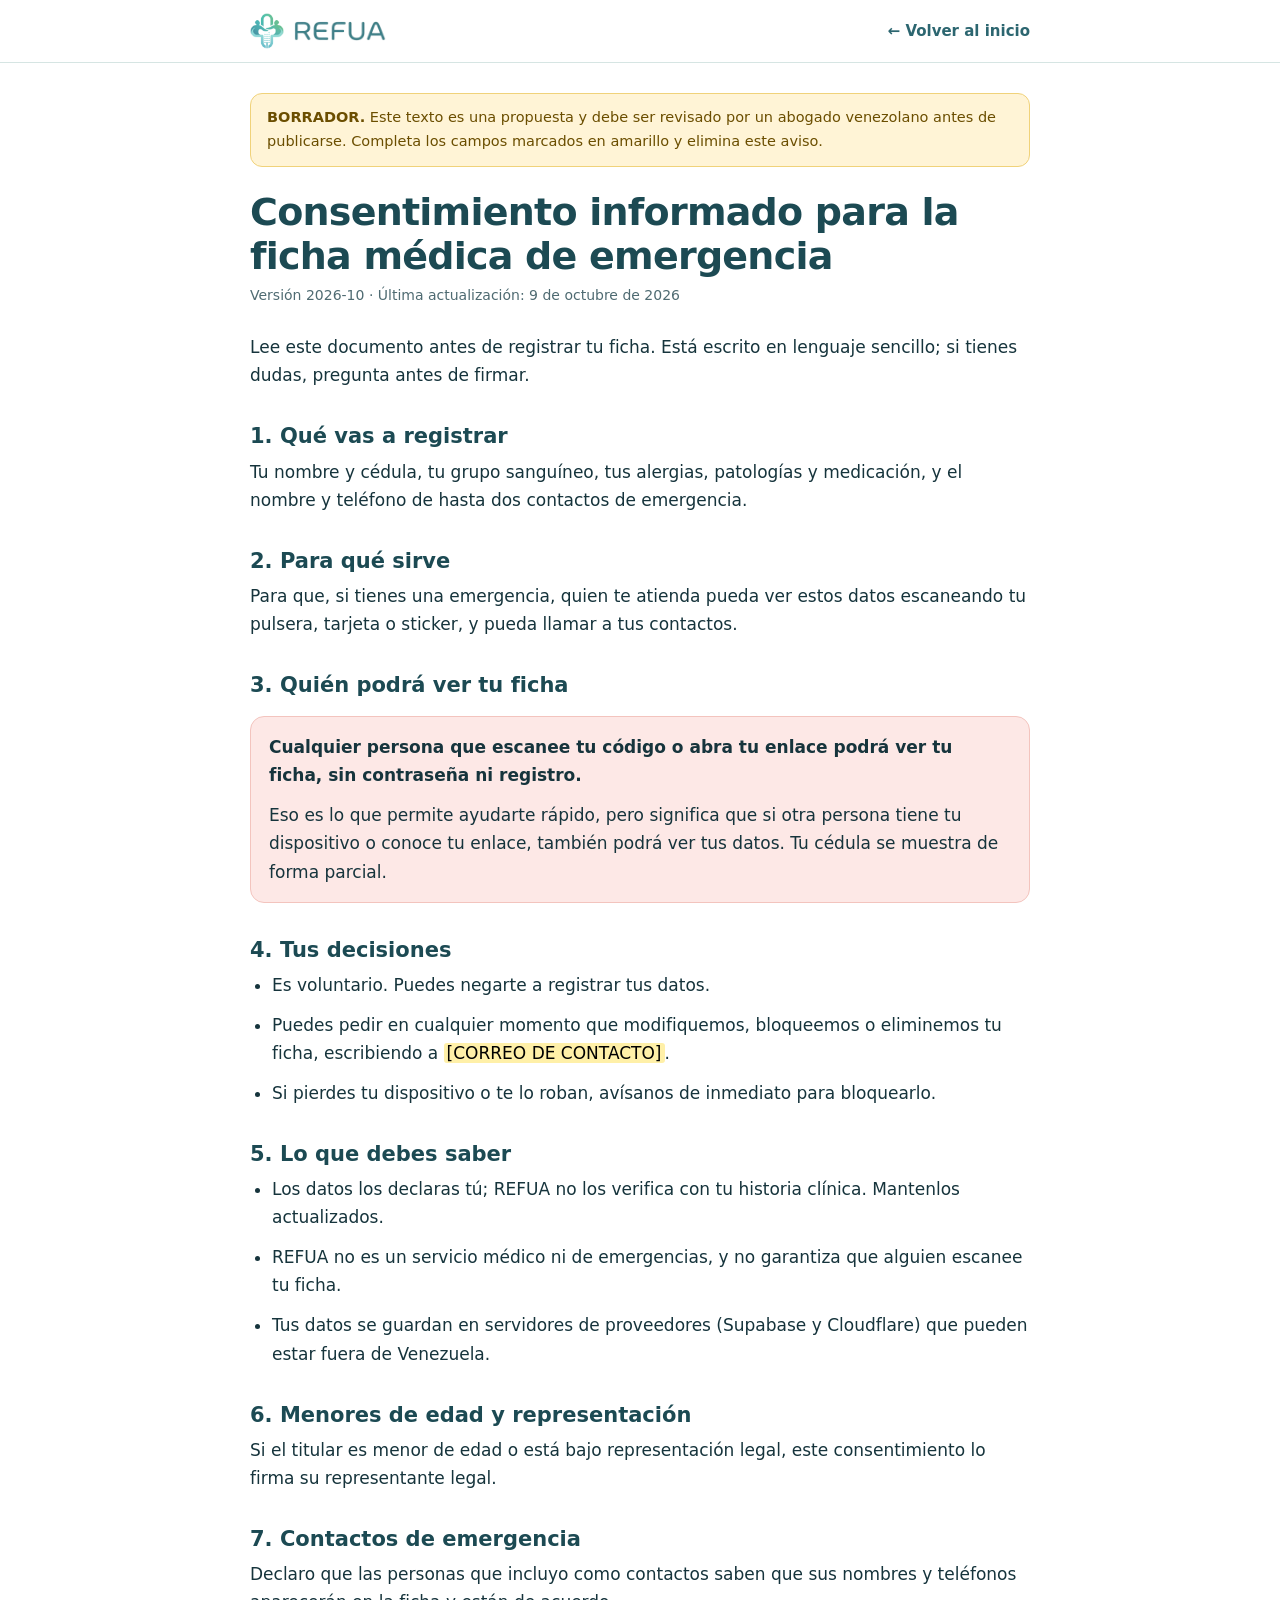
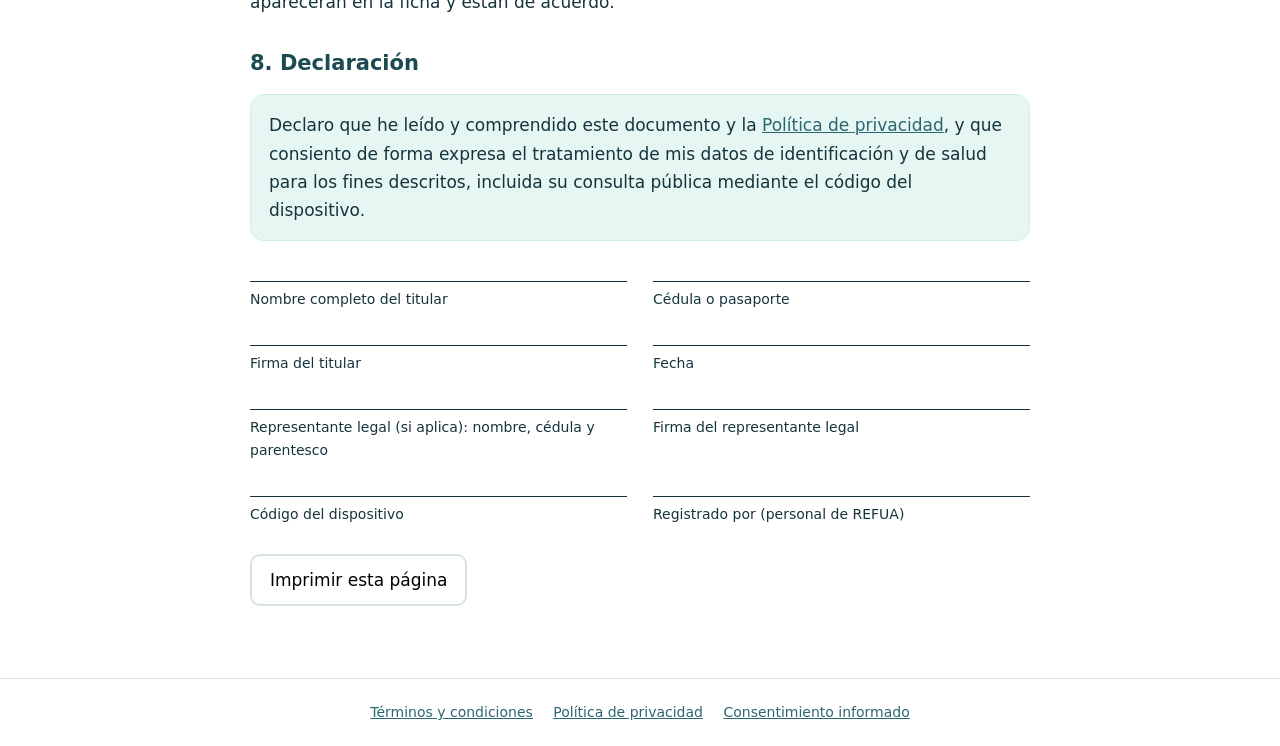
<file: consentimiento.html>
<!doctype html>
<html lang="es"><head><meta charset="utf-8">
<meta name="viewport" content="width=device-width,initial-scale=1">
<title>Consentimiento informado para la ficha médica de emergencia · REFUA</title>
<meta name="theme-color" content="#2C6670">
<link rel="icon" href="/assets/favicon.png" type="image/png">
<link rel="stylesheet" href="/assets/legal.css">
</head><body>
<header class="top"><div class="in">
  <a class="brand" href="/" aria-label="REFUA, inicio"><img src="/assets/logo-icon.png" width="207" height="220" alt=""><img src="/assets/logo-wordmark.png" width="420" height="87" alt="REFUA"></a>
  <a class="back" href="/">&larr; Volver al inicio</a>
</div></header>
<main>
<div class="draft"><b>BORRADOR.</b> Este texto es una propuesta y debe ser revisado por un abogado venezolano antes de publicarse. Completa los campos marcados en amarillo y elimina este aviso.</div>
<h1>Consentimiento informado para la ficha médica de emergencia</h1>
<p class="meta">Versión 2026-10 · Última actualización: 9 de octubre de 2026</p>

<p>Lee este documento antes de registrar tu ficha. Está escrito en lenguaje sencillo; si tienes dudas, pregunta antes de firmar.</p>

<h2>1. Qué vas a registrar</h2>
<p>Tu nombre y cédula, tu grupo sanguíneo, tus alergias, patologías y medicación, y el nombre y teléfono de hasta dos contactos de emergencia.</p>

<h2>2. Para qué sirve</h2>
<p>Para que, si tienes una emergencia, quien te atienda pueda ver estos datos escaneando tu pulsera, tarjeta o sticker, y pueda llamar a tus contactos.</p>

<h2>3. Quién podrá ver tu ficha</h2>
<div class="warn">
<p><b>Cualquier persona que escanee tu código o abra tu enlace podrá ver tu ficha, sin contraseña ni registro.</b></p>
<p>Eso es lo que permite ayudarte rápido, pero significa que si otra persona tiene tu dispositivo o conoce tu enlace, también podrá ver tus datos. Tu cédula se muestra de forma parcial.</p>
</div>

<h2>4. Tus decisiones</h2>
<ul>
<li>Es voluntario. Puedes negarte a registrar tus datos.</li>
<li>Puedes pedir en cualquier momento que modifiquemos, bloqueemos o eliminemos tu ficha, escribiendo a <mark>[CORREO DE CONTACTO]</mark>.</li>
<li>Si pierdes tu dispositivo o te lo roban, avísanos de inmediato para bloquearlo.</li>
</ul>

<h2>5. Lo que debes saber</h2>
<ul>
<li>Los datos los declaras tú; REFUA no los verifica con tu historia clínica. Mantenlos actualizados.</li>
<li>REFUA no es un servicio médico ni de emergencias, y no garantiza que alguien escanee tu ficha.</li>
<li>Tus datos se guardan en servidores de proveedores (Supabase y Cloudflare) que pueden estar fuera de Venezuela.</li>
</ul>

<h2>6. Menores de edad y representación</h2>
<p>Si el titular es menor de edad o está bajo representación legal, este consentimiento lo firma su representante legal.</p>

<h2>7. Contactos de emergencia</h2>
<p>Declaro que las personas que incluyo como contactos saben que sus nombres y teléfonos aparecerán en la ficha y están de acuerdo.</p>

<h2>8. Declaración</h2>
<div class="box">
<p>Declaro que he leído y comprendido este documento y la <a href="/privacidad.html">Política de privacidad</a>, y que consiento de forma expresa el tratamiento de mis datos de identificación y de salud para los fines descritos, incluida su consulta pública mediante el código del dispositivo.</p>
</div>

<div class="sign">
<div>Nombre completo del titular</div>
<div>Cédula o pasaporte</div>
<div>Firma del titular</div>
<div>Fecha</div>
<div>Representante legal (si aplica): nombre, cédula y parentesco</div>
<div>Firma del representante legal</div>
<div>Código del dispositivo</div>
<div>Registrado por (personal de REFUA)</div>
</div>
<p class="noprint" style="margin-top:28px"><button onclick="window.print()" style="font:inherit;padding:10px 18px;border-radius:10px;border:2px solid #d6e5e3;background:#fff;cursor:pointer">Imprimir esta página</button></p>
</main>
<footer class="lf">
  <a href="/terminos.html">Términos y condiciones</a>
  <a href="/privacidad.html">Política de privacidad</a>
  <a href="/consentimiento.html">Consentimiento informado</a>
</footer>
</body></html>
</file>
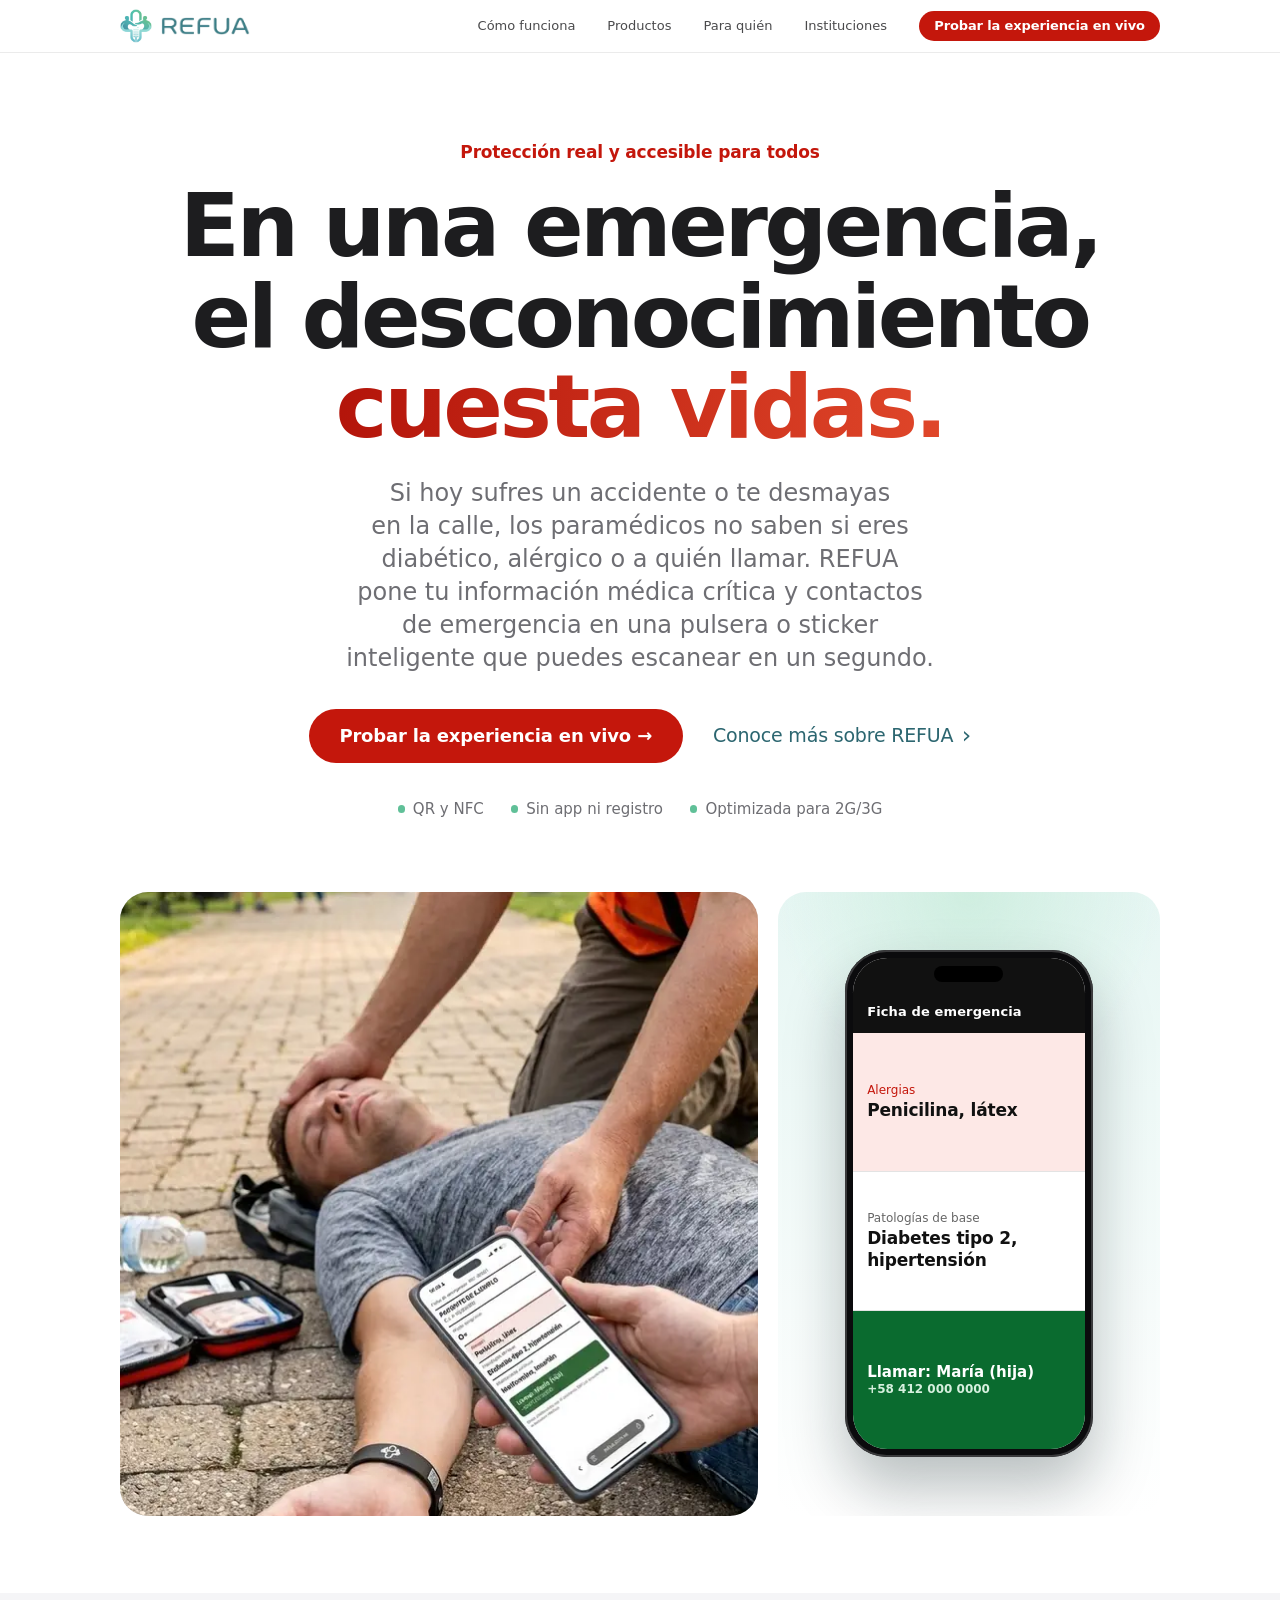
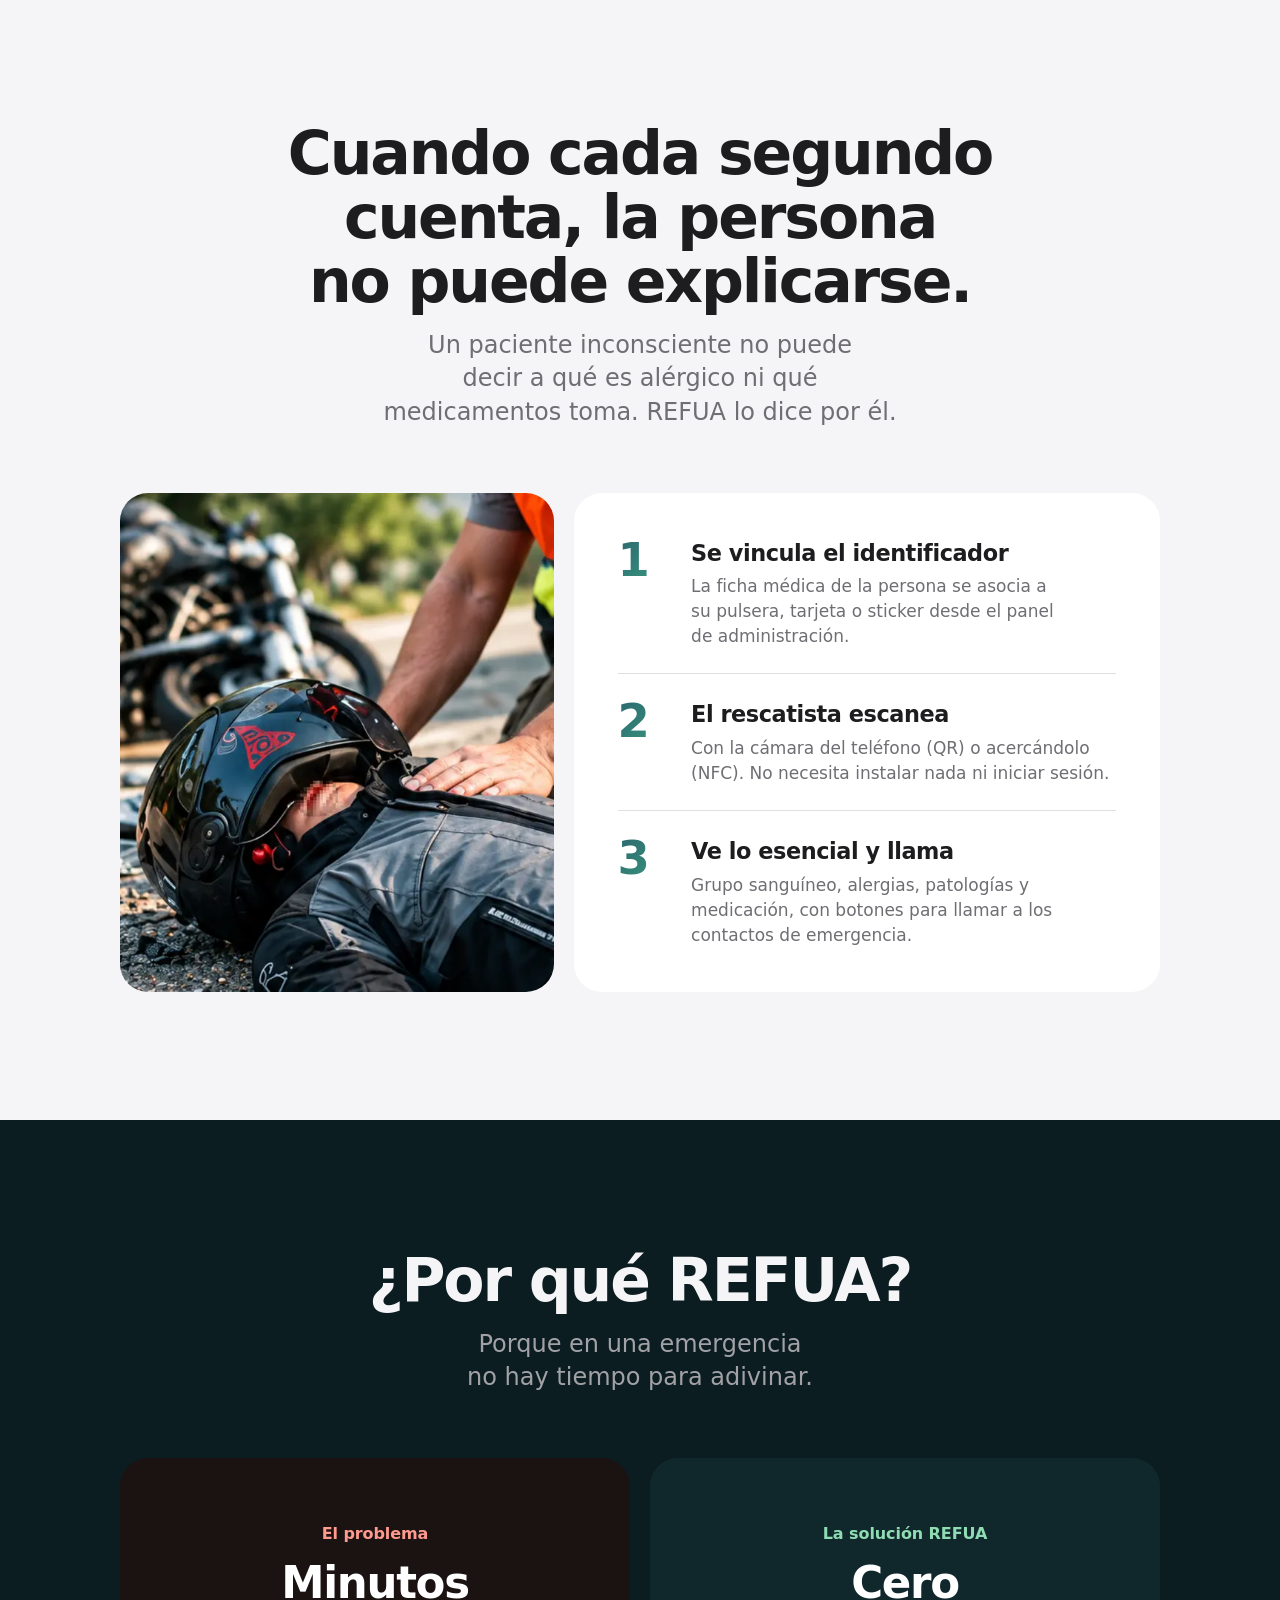
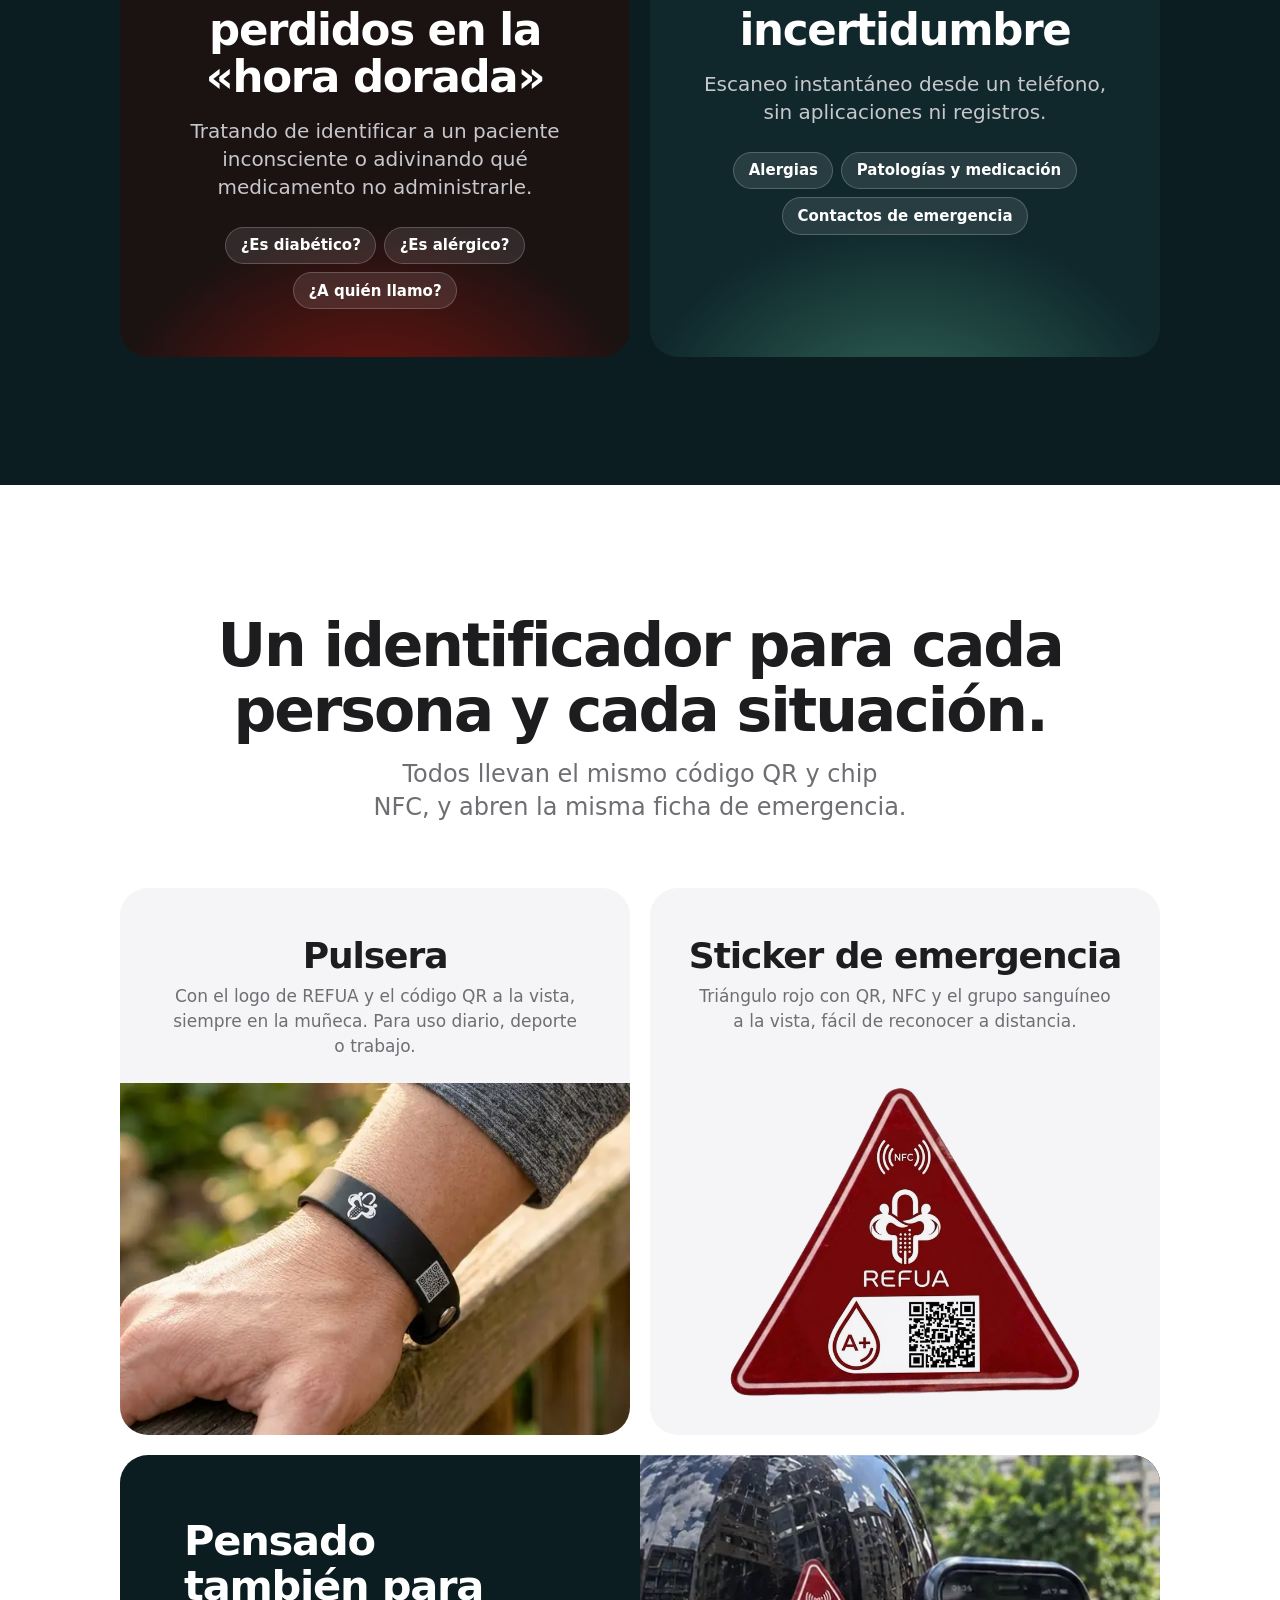
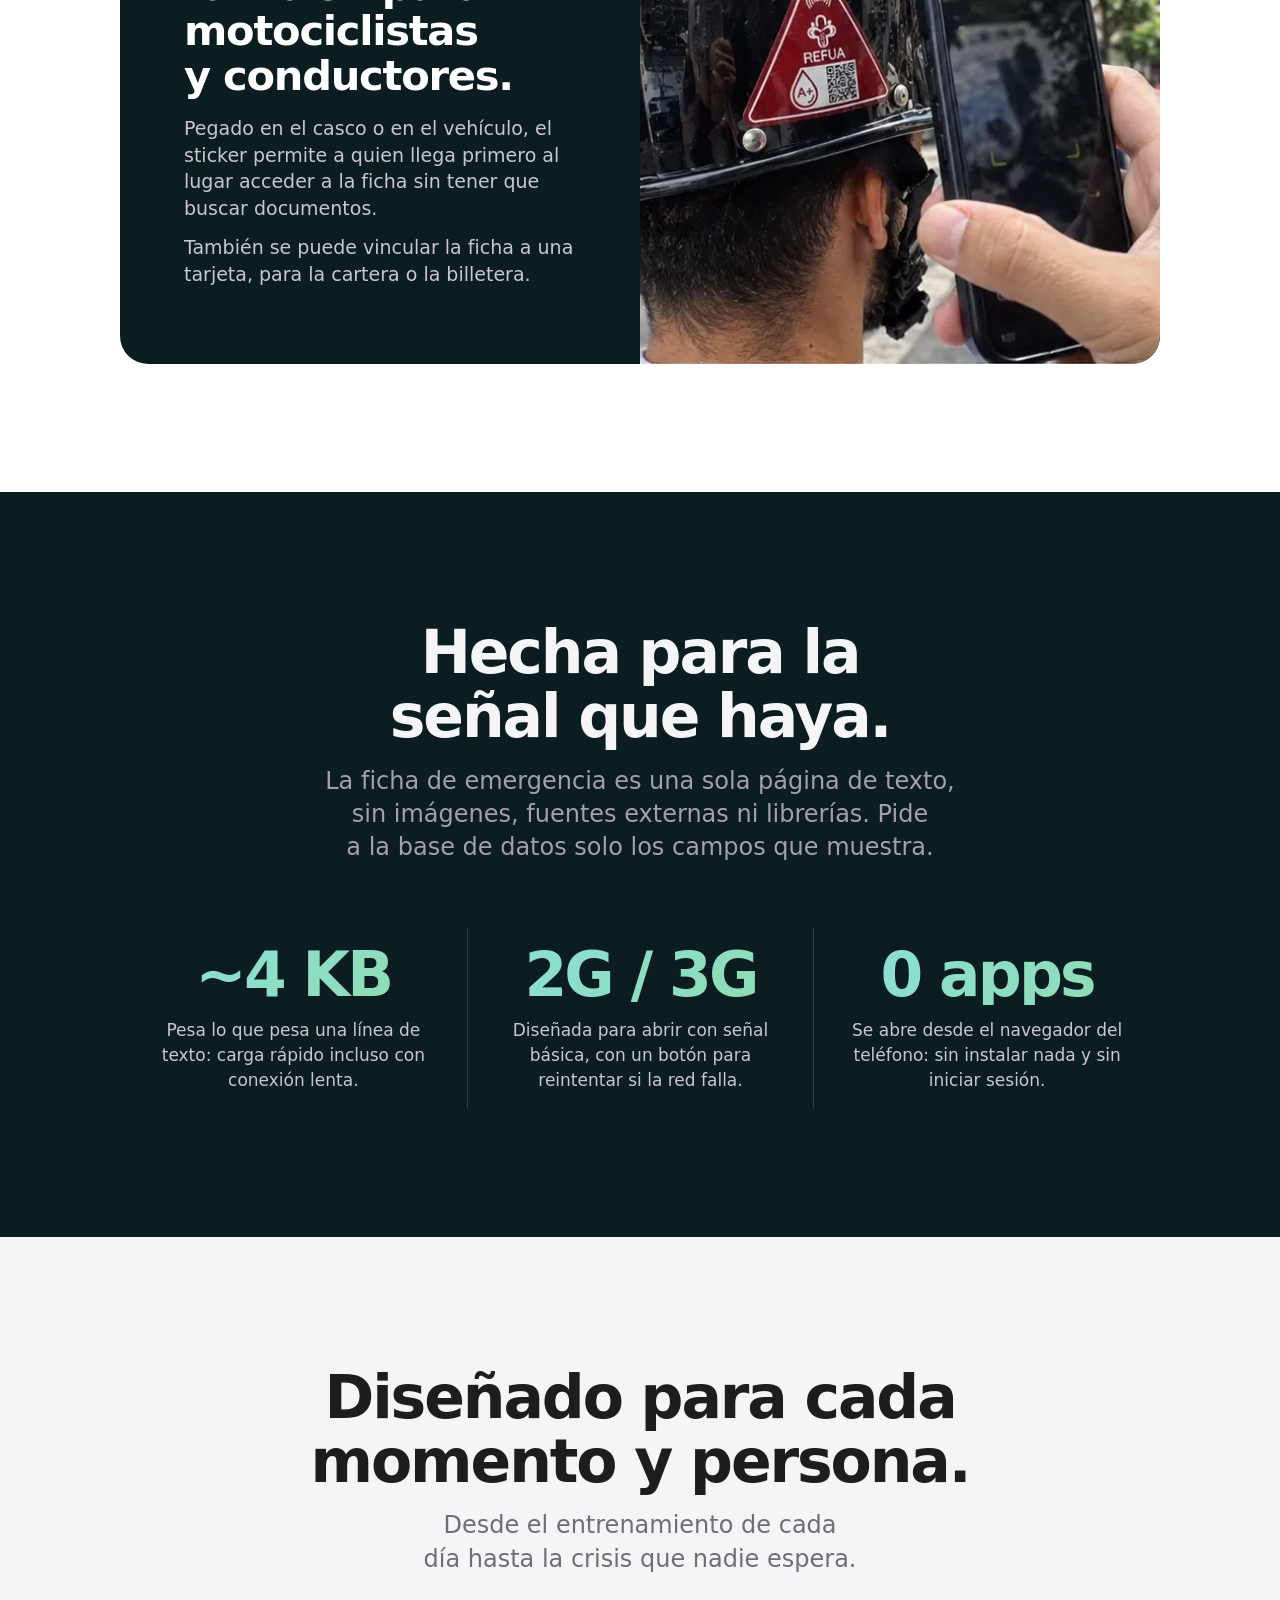
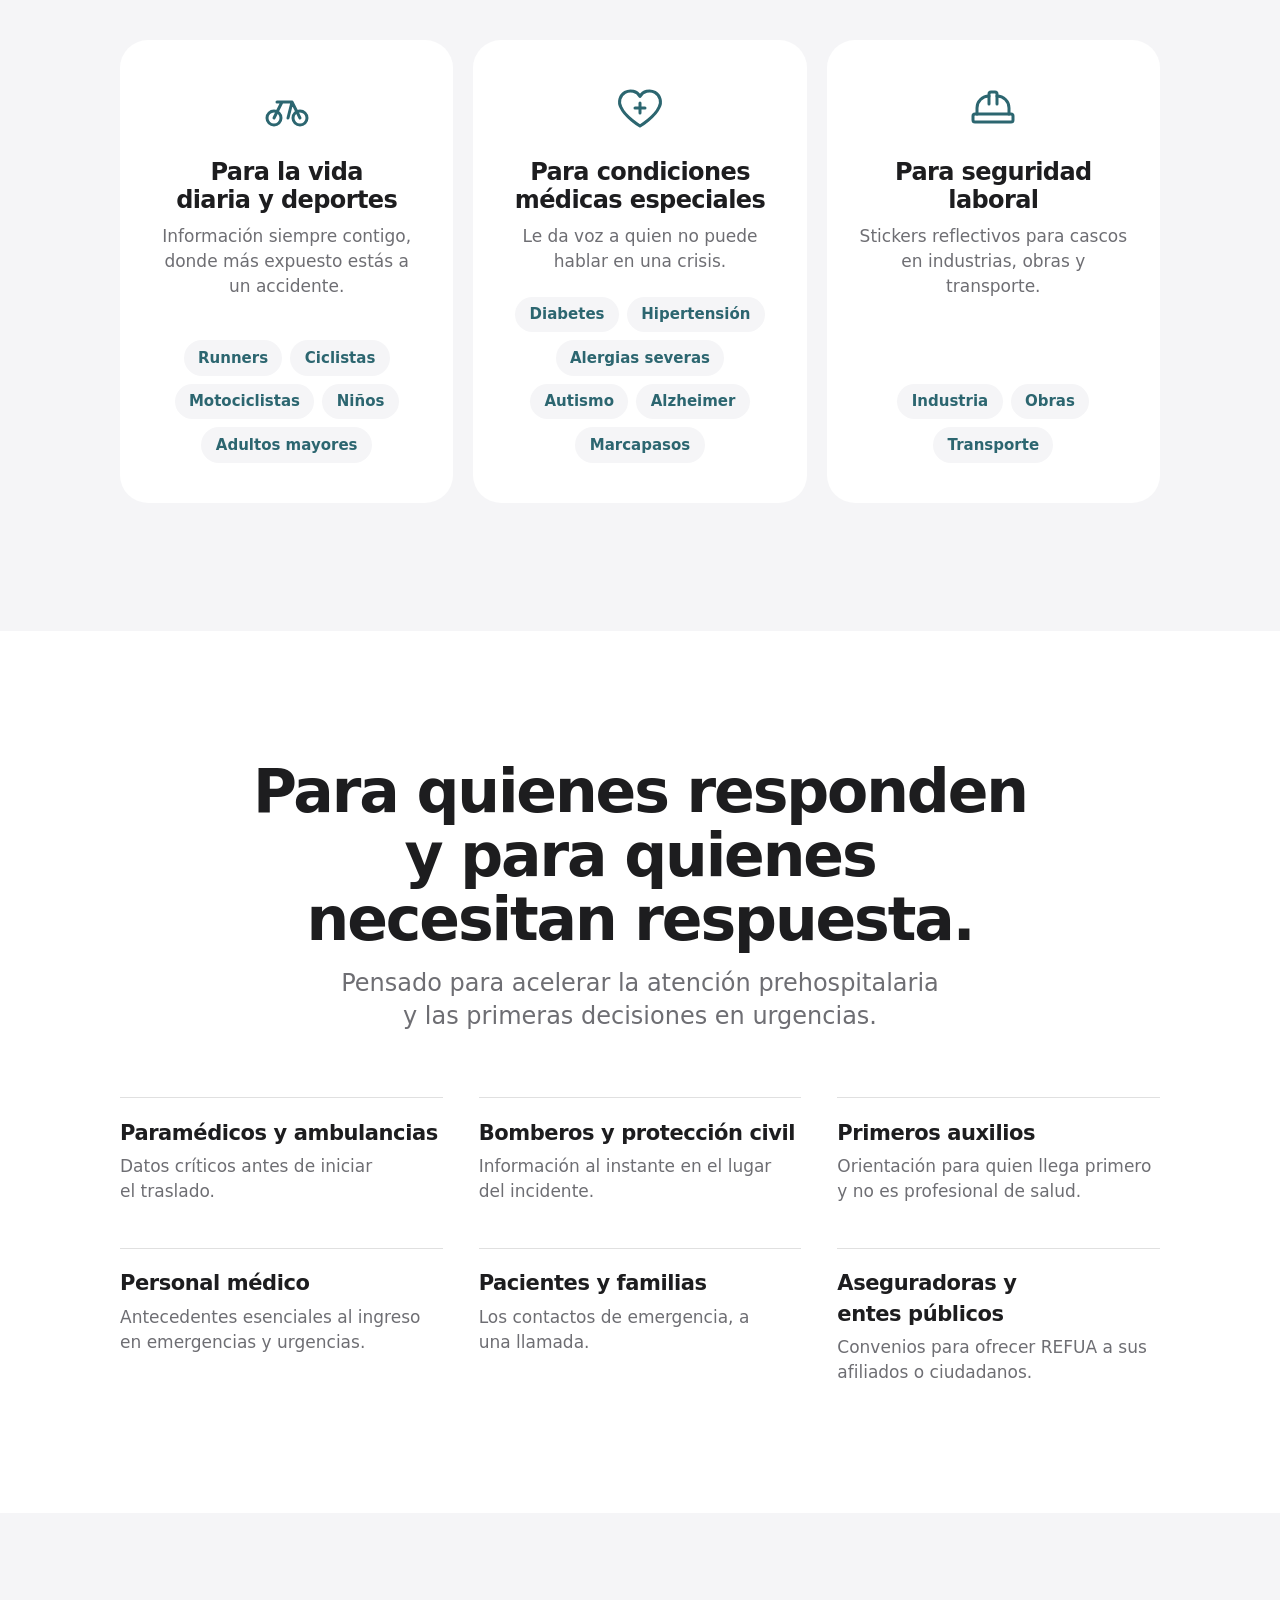
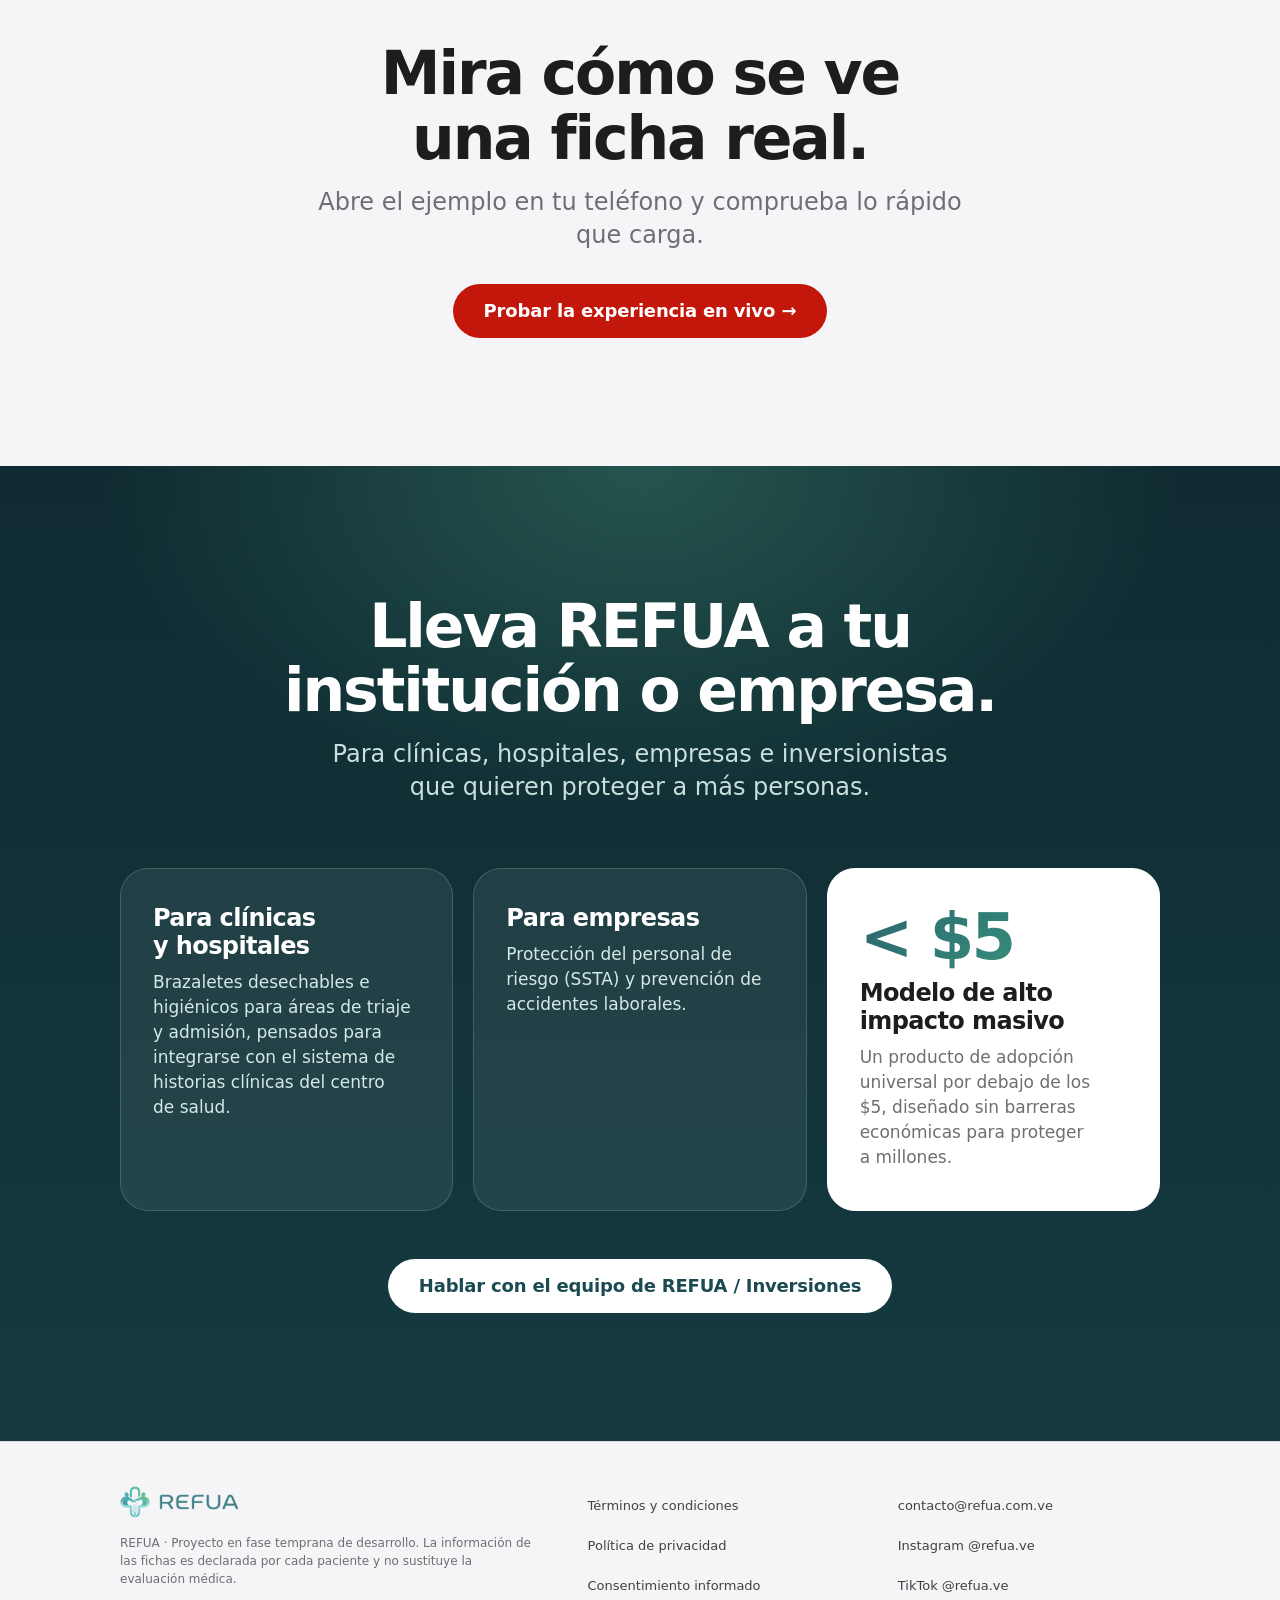
<file: INICIO ULTIMO 10&10.html>
<!doctype html>
<html lang="es"><head><meta charset="utf-8">
<meta name="viewport" content="width=device-width,initial-scale=1">
<title>REFUA · Identificación médica de emergencia con QR y NFC</title>
<meta name="description" content="REFUA vincula una pulsera, tarjeta o sticker con QR/NFC a los datos médicos críticos de una persona, para que rescatistas y personal médico los vean en segundos.">
<meta name="theme-color" content="#2C6670">
<meta property="og:type" content="website">
<meta property="og:title" content="REFUA · Identificación médica de emergencia">
<meta property="og:description" content="Alergias, patologías y contactos del paciente en segundos, con un escaneo QR o NFC.">
<meta property="og:image" content="https://refua.com.ve/assets/og.jpg">
<link rel="icon" href="/assets/favicon.png" type="image/png">
<link rel="apple-touch-icon" href="/assets/apple-touch-icon.png">
<script>if("IntersectionObserver"in window)document.documentElement.classList.add("js")</script>
<style>
:root{
  --ink:#1d1d1f;--gray:#6e6e73;--bg2:#f5f5f7;--line:rgba(0,0,0,.12);
  --teal:#2c6670;--teal-d:#1c4a53;--green:#60c098;--red:#c4170c;--red-d:#9f1209;--night:#0b1d21;
  --mint:#e6f6f3;--mint2:#cdeee8;--ok:#0a6b2f;--redbg:#fde8e6;
  --ease-out:cubic-bezier(.23,1,.32,1);
  --r:1.75rem;--pad:clamp(1.25rem,4vw,2rem);
  --font:-apple-system,BlinkMacSystemFont,"SF Pro Display","SF Pro Text",system-ui,"Segoe UI",Roboto,"Helvetica Neue",Arial,sans-serif;
}
*{box-sizing:border-box}
html{scroll-behavior:smooth;scroll-padding-top:3.5rem;-webkit-text-size-adjust:100%;text-size-adjust:100%}
body{margin:0;color:var(--ink);background:#fff;font:400 1.0625rem/1.47 var(--font);font-optical-sizing:auto;-webkit-font-smoothing:antialiased;text-rendering:optimizeLegibility}
img{max-width:100%;height:auto;display:block}
a{color:inherit}
::selection{background:var(--mint2);color:var(--teal-d)}
a:focus-visible,button:focus-visible{outline:3px solid var(--teal);outline-offset:3px;border-radius:.5rem}
h1,h2,h3{text-wrap:balance;margin:0}
p{text-wrap:pretty}
.w{max-width:69rem;margin:0 auto;padding:0 var(--pad)}

/* Aparición al hacer scroll: solo opacity y transform, una vez */
.js [data-r]{opacity:0;transform:translateY(1.75rem);transition:opacity .8s var(--ease-out),transform .8s var(--ease-out);transition-delay:calc(var(--i,0) * 70ms)}
.js [data-r][data-v]{opacity:1;transform:none}

/* Navegación: material translúcido */
header{position:sticky;top:0;z-index:50;background:rgba(255,255,255,.72);-webkit-backdrop-filter:saturate(180%) blur(20px);backdrop-filter:saturate(180%) blur(20px);box-shadow:0 1px 0 rgba(0,0,0,.08)}
header .w{display:flex;align-items:center;justify-content:space-between;gap:1rem;height:3.25rem}
.brand{display:flex;align-items:center;gap:.55rem;text-decoration:none}
.brand img:first-child{width:2rem;height:auto}
.brand img:last-child{width:5.6rem;height:auto}
header nav{display:flex;align-items:center;gap:2rem;font-size:.8125rem}
header nav a:not(.btn){color:rgba(29,29,31,.8);text-decoration:none;transition:color .2s ease}

/* Botones y enlaces */
.btn{display:inline-flex;align-items:center;justify-content:center;gap:.4rem;padding:.8rem 1.5rem;border-radius:999px;font-weight:600;font-size:1.0625rem;line-height:1.2;text-decoration:none;letter-spacing:-.01em;transition:transform .14s var(--ease-out),background-color .2s ease;-webkit-tap-highlight-color:transparent}
.btn:active{transform:scale(.97)}
.btn-r{background:var(--red);color:#fff}
.btn-xl{padding:1rem 1.9rem;font-size:1.125rem}
.btn-w{background:#fff;color:var(--teal-d)}
header nav .btn{padding:.42rem .95rem;font-size:.8125rem;white-space:nowrap}
.sm{display:none}
.more{display:inline-flex;align-items:center;font-size:1.1875rem;font-weight:500;color:var(--teal);text-decoration:none;letter-spacing:-.01em}
.more::after{content:"\203A";margin-left:.35em;font-size:1.25em;line-height:1;transition:transform .2s var(--ease-out)}
@media (hover:hover) and (pointer:fine){
  header nav a:not(.btn):hover{color:#000}
  .btn-r:hover{background:var(--red-d)}
  .btn-w:hover{background:var(--mint)}
  .more:hover{text-decoration:underline}
  .more:hover::after{transform:translateX(3px)}
}

/* Hero */
.hero{background:#fff;text-align:center;padding:clamp(3rem,7vw,5.5rem) 0 clamp(3rem,6vw,5rem);overflow:hidden}
.tag{display:inline-block;font-size:1.0625rem;font-weight:600;color:var(--red);margin-bottom:1rem;letter-spacing:-.01em}
h1{font-size:clamp(2.5rem,7vw,5.5rem);line-height:1.03;font-weight:700;letter-spacing:-.04em;color:var(--ink);max-width:14em;margin:0 auto}
h1 em{font-style:normal;background:linear-gradient(95deg,#b3140a,#e0472a);-webkit-background-clip:text;background-clip:text;color:transparent}
.lead{text-wrap:balance;max-width:42rem;margin:1.5rem auto 0;font-size:clamp(1.15rem,1.2vw + .9rem,1.5rem);line-height:1.38;color:var(--gray)}
.cta{display:flex;flex-wrap:wrap;gap:1rem 1.9rem;justify-content:center;align-items:center;margin-top:2.1rem}
.facts{display:flex;flex-wrap:wrap;justify-content:center;gap:.4rem 1.7rem;margin:2.2rem 0 0;padding:0;list-style:none;font-size:.9375rem;font-weight:500;color:var(--gray)}
.facts li{display:inline-flex;align-items:center;gap:.5rem}
.facts li::before{content:"";width:.45rem;height:.45rem;border-radius:50%;background:var(--green)}
.stage{display:grid;grid-template-columns:1.25fr .75fr;gap:1.25rem;margin-top:clamp(3rem,6vw,4.5rem);text-align:left}
.tile{position:relative;border-radius:var(--r);overflow:hidden;background:var(--bg2)}
.art{min-height:clamp(26rem,50vw,39rem)}
.art img{position:absolute;inset:0;width:100%;height:100%;object-fit:cover;object-position:50% 56%}
.devwrap{display:grid;place-items:center;padding:2.5rem 1.5rem;background:radial-gradient(70% 45% at 50% 0%,#cfeee0,transparent 72%),linear-gradient(180deg,var(--mint),#fff)}
.phone{position:relative;width:min(15.5rem,100%);aspect-ratio:9/18.4;padding:.5rem;border-radius:2.6rem;background:#0b0b0d;box-shadow:inset 0 0 0 2px #3a3a3c,0 32px 60px rgba(11,29,33,.28)}
.phone::before{content:"";position:absolute;z-index:2;top:.95rem;left:50%;width:28%;height:1.05rem;margin-left:-14%;border-radius:99px;background:#000}

/* Ficha de ejemplo (mismo diseño que la ficha real) */
.card{display:flex;flex-direction:column;height:100%;background:#fff;border-radius:2.15rem;overflow:hidden;font-size:.9375rem;color:#111}
.card h2{margin:0;padding:2.7rem .9rem .75rem;background:#111;color:#fff;font-size:.8125rem;font-weight:600;letter-spacing:.01em}
.card div{flex:1;display:flex;flex-direction:column;justify-content:center;padding:.5rem .9rem;border-top:1px solid #e3e3e3;line-height:1.3}
.card small{display:block;color:#666;font-size:.75rem}
.card strong{font-size:1.0625rem;letter-spacing:-.01em}
.card .al{background:var(--redbg);border-top:0}
.card .al small{color:var(--red)}
.card .tel{background:var(--ok);color:#fff;font-weight:700;font-size:.9375rem}
.card .tel small{color:#d6f0de}

/* Secciones */
.sec{padding:clamp(4.5rem,10vw,8rem) 0}
.gray{background:var(--bg2)}
.gray .tile{background:#fff}
.head{max-width:54rem;margin:0 auto clamp(2.5rem,6vw,4rem);text-align:center}
.sec h2.t{font-size:clamp(2.1rem,5.2vw,3.75rem);line-height:1.07;font-weight:700;letter-spacing:-.035em;color:var(--ink)}
.sub{text-wrap:balance;max-width:42rem;margin:1rem auto 0;font-size:clamp(1.1rem,1vw + .95rem,1.5rem);line-height:1.38;color:var(--gray)}
.night{background:var(--night);color:#f5f5f7}
.night h2.t{color:#f5f5f7}
.night .sub{color:#a1a1a6}

/* Cómo funciona */
.how{display:grid;grid-template-columns:.85fr 1.15fr;gap:1.25rem;align-items:stretch}
.how .ph-tile{min-height:30rem}
.how .ph-tile img{position:absolute;inset:0;width:100%;height:100%;object-fit:cover;object-position:50% 62%}
.steps{list-style:none;margin:0;padding:clamp(1.5rem,3.5vw,2.75rem);display:flex;flex-direction:column;justify-content:center}
.steps li{display:grid;grid-template-columns:3.6rem 1fr;gap:1rem;align-items:start;padding:1.5rem 0;border-top:1px solid var(--line)}
.steps li:first-child{border-top:0;padding-top:0}
.steps li:last-child{padding-bottom:0}
.steps b{font-size:2.9rem;line-height:1;font-weight:700;letter-spacing:-.04em;background:linear-gradient(135deg,var(--teal),#3aa07f);-webkit-background-clip:text;background-clip:text;color:transparent}
.steps h3{font-size:1.4rem;font-weight:700;letter-spacing:-.02em;color:var(--ink);margin-bottom:.3rem}
.steps p{margin:0;color:var(--gray)}

/* ¿Por qué REFUA? */
.why{display:grid;grid-template-columns:1fr 1fr;gap:1.25rem}
.why article{position:relative;overflow:hidden;border-radius:var(--r);padding:clamp(2.5rem,5vw,4rem) clamp(1.5rem,4vw,3.25rem) clamp(2rem,4vw,3rem);min-height:26rem;display:flex;flex-direction:column;align-items:center;justify-content:flex-start;text-align:center}
.why .lbl{font-size:1rem;font-weight:600;letter-spacing:-.005em;margin-bottom:.9rem}
.why h3{font-size:clamp(1.9rem,3.4vw,2.75rem);line-height:1.08;font-weight:700;letter-spacing:-.03em;color:#fff;max-width:14em}
.why p{max-width:26rem;margin:1rem 0 1.6rem;font-size:1.25rem;line-height:1.4;color:#c7c7cc}
.pb{background:radial-gradient(75% 60% at 50% 115%,rgba(196,23,12,.55),transparent 70%),#1b1212}
.pb .lbl{color:#ff9a8e}
.sl{background:radial-gradient(75% 60% at 50% 115%,rgba(96,192,152,.42),transparent 70%),#10282c}
.sl .lbl{color:#8fdcb2}
.chips{display:flex;flex-wrap:wrap;justify-content:center;gap:.5rem;margin:0;padding:0;list-style:none}
.chips li{padding:.42rem .9rem;border-radius:999px;font-size:.9375rem;font-weight:600;background:var(--bg2);color:var(--teal)}
.why .chips li{background:rgba(255,255,255,.1);border:1px solid rgba(255,255,255,.2);color:#fff}

/* Productos */
.prods{display:grid;grid-template-columns:1fr 1fr;gap:1.25rem}
.prod{display:flex;flex-direction:column}
.prod .tx{order:-1;padding:clamp(2rem,4vw,3rem) 2rem 1.5rem;text-align:center}
.prod h3{font-size:clamp(1.65rem,2.4vw + .6rem,2.25rem);line-height:1.1;font-weight:700;letter-spacing:-.03em;margin-bottom:.55rem}
.prod p{margin:0 auto;max-width:26rem;color:var(--gray)}
.prod .ph{position:relative;flex:1;min-height:22rem}
.prod .ph img{position:absolute;inset:0;width:100%;height:100%;object-fit:cover}
.prod .ph.sk img{object-fit:contain;padding:1.5rem 2rem 2rem;mix-blend-mode:multiply}
.moto{margin-top:1.25rem;display:grid;grid-template-columns:1fr 1fr;background:var(--night);color:#fff}
.moto .tx{order:-1;align-self:center;padding:clamp(2rem,5vw,4rem)}
.moto h3{font-size:clamp(1.75rem,3vw + .5rem,2.6rem);line-height:1.08;font-weight:700;letter-spacing:-.03em;margin-bottom:1rem}
.moto p{margin:0 0 .8rem;font-size:1.1875rem;line-height:1.4;color:#c7c7cc}
.moto img{width:100%;height:100%;min-height:22rem;object-fit:cover;object-position:50% 40%}

/* Señal débil */
.stats{display:grid;grid-template-columns:repeat(3,1fr)}
.stat{padding:1rem 2rem;text-align:center}
.stat+.stat{border-left:1px solid rgba(255,255,255,.14)}
.stat b{display:block;white-space:nowrap;font-size:clamp(2.6rem,4.8vw,4.25rem);line-height:1;font-weight:700;letter-spacing:-.045em;font-variant-numeric:tabular-nums;margin-bottom:.8rem;background:linear-gradient(135deg,#8be0d6,#8fdcb2);-webkit-background-clip:text;background-clip:text;color:transparent}
.stat p{max-width:17rem;margin:0 auto;font-size:1.0625rem;color:#c7c7cc}

/* Momentos y personas */
.moments{display:grid;grid-template-columns:repeat(3,1fr);gap:1.25rem}
.mm{padding:2.75rem 2rem 2.5rem;text-align:center;display:flex;flex-direction:column;align-items:center}
.mm .ic{margin-bottom:1.3rem;color:var(--teal)}
.mm .ic svg{width:3rem;height:3rem;fill:none;stroke:currentColor;stroke-width:1.5;stroke-linecap:round;stroke-linejoin:round}
.mm h3{font-size:1.5rem;line-height:1.15;font-weight:700;letter-spacing:-.025em;margin-bottom:.6rem}
.mm p{margin:0 0 1.4rem;color:var(--gray)}
.mm .chips{margin-top:auto}

/* Para quién */
.who{display:grid;grid-template-columns:repeat(3,1fr);gap:2.75rem 2.25rem}
.who div{border-top:1px solid var(--line);padding-top:1.2rem}
.who h3{font-size:1.3125rem;font-weight:700;letter-spacing:-.02em;margin-bottom:.35rem}
.who p{margin:0;color:var(--gray)}

/* Cierre */
.end{background:var(--bg2);text-align:center;padding:clamp(5rem,10vw,8rem) 0}
.end h2{font-size:clamp(2.1rem,5.2vw,3.75rem);line-height:1.07;font-weight:700;letter-spacing:-.035em;max-width:14em;margin:0 auto}
.end p{margin:1rem auto 2rem;max-width:30em;font-size:clamp(1.1rem,1vw + .95rem,1.5rem);line-height:1.38;color:var(--gray)}

/* Sección comercial */
.biz{background:radial-gradient(60% 50% at 50% 0%,rgba(96,192,152,.28),transparent 70%),linear-gradient(180deg,#0f2b31,#143a40);color:#fff}
.biz h2.t{color:#fff}
.biz .sub{color:#c9dfdc}
.bizg{display:grid;grid-template-columns:repeat(3,1fr);gap:1.25rem}
.bizg article{border-radius:var(--r);padding:2.25rem 2rem 2.5rem;background:rgba(255,255,255,.07);border:1px solid rgba(255,255,255,.16)}
.bizg h3{font-size:1.5rem;line-height:1.15;font-weight:700;letter-spacing:-.025em;margin-bottom:.6rem}
.bizg p{margin:0;color:#d4e8e5}
.bizg .hi{background:#fff;border-color:#fff;color:var(--ink)}
.bizg .hi p{color:var(--gray)}
.bizg .hi b{display:block;font-size:clamp(3rem,5vw,4rem);line-height:1;font-weight:700;letter-spacing:-.045em;margin-bottom:.7rem;background:linear-gradient(135deg,var(--teal),#3aa07f);-webkit-background-clip:text;background-clip:text;color:transparent}
.bizcta{margin-top:3rem;text-align:center}

/* Pie de página */
footer{background:var(--bg2);border-top:1px solid var(--line);color:var(--gray);font-size:.75rem;line-height:1.5;padding:2.75rem 0 3rem}
.fgrid{display:grid;grid-template-columns:1.6fr 1fr 1fr;gap:2rem 3rem;align-items:start}
.fbrand p{margin:1rem 0 0;max-width:34rem}
footer .brand img:first-child{width:1.9rem}
footer .brand img:last-child{width:5rem}
.flinks,.fcontact{display:flex;flex-direction:column;font-style:normal}
.flinks a,.fcontact a{display:flex;align-items:center;width:fit-content;min-height:2.5rem;font-size:.8125rem;color:#424245;text-decoration:none}
@media (hover:hover) and (pointer:fine){.flinks a:hover,.fcontact a:hover{color:#000;text-decoration:underline}}

@media(max-width:860px){
  header nav a:not(.btn){display:none}
  .stage,.how,.why,.prods,.moto,.moments,.who,.bizg,.fgrid,.stats{grid-template-columns:1fr}
  .art{min-height:26rem}
  .how .ph-tile{min-height:22rem}
  .why article{min-height:22rem}
  .moto img{min-height:18rem}
  .stat+.stat{border-left:0;border-top:1px solid rgba(255,255,255,.14);margin-top:1rem;padding-top:2rem}
  .who{gap:2rem}
  .fgrid{gap:1.25rem}
}
@media(max-width:400px){h1{font-size:2.05rem;letter-spacing:-.035em}.sec h2.t,.end h2{font-size:1.85rem}.stat b{font-size:2.5rem}}
@media(max-width:340px){h1{font-size:1.75rem}.sec h2.t,.end h2{font-size:1.6rem}.stat b{font-size:2.2rem}}
@media(max-width:520px){
  .lg{display:none}.sm{display:inline}
  .brand img:last-child{width:5rem}
  .cta{flex-direction:column;gap:1.1rem}
  .btn-xl{width:100%;font-size:1rem;padding:.95rem 1rem;gap:.3rem}
  .bizcta .btn{width:100%}
  .steps li{grid-template-columns:2.6rem 1fr;gap:.75rem}
  .steps b{font-size:2.3rem}
}

/* Accesibilidad */
@media(prefers-reduced-motion:reduce){
  html{scroll-behavior:auto}
  .js [data-r]{transform:none;transition:opacity .25s ease;transition-delay:0s}
  .btn,.btn:active{transition:none;transform:none}
  .more::after{transition:none}
}
@media(prefers-reduced-transparency:reduce){header{background:#fff;-webkit-backdrop-filter:none;backdrop-filter:none}}
@media(prefers-contrast:more){:root{--gray:#3d3d40;--line:rgba(0,0,0,.4)}.night .sub,.why p,.moto p,.stat p{color:#fff}}
@media print{.js [data-r]{opacity:1;transform:none}header{position:static}}
</style></head>
<body>

<header><div class="w">
  <a class="brand" href="/" aria-label="REFUA, inicio">
    <img src="/assets/logo-icon.png" width="207" height="220" alt="">
    <img src="/assets/logo-wordmark.png" width="420" height="87" alt="REFUA">
  </a>
  <nav>
    <a href="#como">Cómo funciona</a>
    <a href="#productos">Productos</a>
    <a href="#quien">Para quién</a>
    <a href="#instituciones">Instituciones</a>
    <a class="btn btn-r" href="/?id=REF-00001"><span class="lg">Probar la experiencia en vivo</span><span class="sm">Probar en vivo</span></a>
  </nav>
</div></header>

<main>
<section class="hero">
  <div class="w">
    <span class="tag" data-r>Protección real y accesible para todos</span>
    <h1 data-r style="--i:1">En una emergencia, el desconocimiento <em>cuesta vidas.</em></h1>
    <p class="lead" data-r style="--i:2">Si hoy sufres un accidente o te desmayas en la calle, los paramédicos no saben si eres diabético, alérgico o a quién llamar. REFUA pone tu información médica crítica y contactos de emergencia en una pulsera o sticker inteligente que puedes escanear en un segundo.</p>
    <div class="cta" data-r style="--i:3">
      <a class="btn btn-r btn-xl" href="/?id=REF-00001">Probar la experiencia en vivo <span aria-hidden="true">→</span></a>
      <a class="more" href="#productos">Conoce más sobre REFUA</a>
    </div>
    <ul class="facts" data-r style="--i:4"><li>QR y NFC</li><li>Sin app ni registro</li><li>Optimizada para 2G/3G</li></ul>
  </div>
  <div class="w stage">
    <div class="tile art" data-r>
      <img src="/assets/hero-primeros-auxilios.webp" width="640" height="1146" alt="Un primer respondiente atiende a una persona en el suelo mientras escanea su pulsera con el teléfono" fetchpriority="high" decoding="async">
    </div>
    <div class="tile devwrap" data-r style="--i:1">
      <div class="phone">
        <div class="card" aria-label="Ejemplo de ficha de emergencia">
          <h2>Ficha de emergencia</h2>
          <div class="al"><small>Alergias</small><strong>Penicilina, látex</strong></div>
          <div><small>Patologías de base</small><strong>Diabetes tipo 2, hipertensión</strong></div>
          <div class="tel">Llamar: María (hija)<small>+58 412 000 0000</small></div>
        </div>
      </div>
    </div>
  </div>
</section>

<section class="sec gray" id="como"><div class="w">
  <div class="head">
    <h2 class="t" data-r>Cuando cada segundo cuenta, la persona no puede explicarse.</h2>
    <p class="sub" data-r style="--i:1">Un paciente inconsciente no puede decir a qué es alérgico ni qué medicamentos toma. REFUA lo dice por él.</p>
  </div>
  <div class="how">
    <div class="tile ph-tile" data-r>
      <img src="/assets/escena-accidente.webp" width="560" height="1213" loading="lazy" decoding="async" alt="Un rescatista atiende a un motociclista accidentado y consulta la ficha REFUA en un teléfono">
    </div>
    <ol class="tile steps" data-r style="--i:1">
      <li><b>1</b><div><h3>Se vincula el identificador</h3><p>La ficha médica de la persona se asocia a su pulsera, tarjeta o sticker desde el panel de administración.</p></div></li>
      <li><b>2</b><div><h3>El rescatista escanea</h3><p>Con la cámara del teléfono (QR) o acercándolo (NFC). No necesita instalar nada ni iniciar sesión.</p></div></li>
      <li><b>3</b><div><h3>Ve lo esencial y llama</h3><p>Grupo sanguíneo, alergias, patologías y medicación, con botones para llamar a los contactos de emergencia.</p></div></li>
    </ol>
  </div>
</div></section>

<section class="sec night" id="porque"><div class="w">
  <div class="head">
    <h2 class="t" data-r>¿Por qué REFUA?</h2>
    <p class="sub" data-r style="--i:1">Porque en una emergencia no hay tiempo para adivinar.</p>
  </div>
  <div class="why">
    <article class="pb" data-r>
      <span class="lbl">El problema</span>
      <h3>Minutos perdidos en la «hora dorada»</h3>
      <p>Tratando de identificar a un paciente inconsciente o adivinando qué medicamento no administrarle.</p>
      <ul class="chips"><li>¿Es diabético?</li><li>¿Es alérgico?</li><li>¿A quién llamo?</li></ul>
    </article>
    <article class="sl" data-r style="--i:1">
      <span class="lbl">La solución REFUA</span>
      <h3>Cero incertidumbre</h3>
      <p>Escaneo instantáneo desde un teléfono, sin aplicaciones ni registros.</p>
      <ul class="chips"><li>Alergias</li><li>Patologías y medicación</li><li>Contactos de emergencia</li></ul>
    </article>
  </div>
</div></section>

<section class="sec" id="productos"><div class="w">
  <div class="head">
    <h2 class="t" data-r>Un identificador para cada persona y cada situación.</h2>
    <p class="sub" data-r style="--i:1">Todos llevan el mismo código QR y chip NFC, y abren la misma ficha de emergencia.</p>
  </div>
  <div class="prods">
    <article class="tile prod" data-r>
      <div class="ph"><img src="/assets/pulsera.webp" width="640" height="603" loading="lazy" decoding="async" alt="Pulsera negra con el logo de REFUA y un código QR en la muñeca"></div>
      <div class="tx"><h3>Pulsera</h3><p>Con el logo de REFUA y el código QR a la vista, siempre en la muñeca. Para uso diario, deporte o trabajo.</p></div>
    </article>
    <article class="tile prod" data-r style="--i:1">
      <div class="ph sk"><img src="/assets/sticker.webp" width="520" height="463" loading="lazy" decoding="async" alt="Sticker triangular rojo de REFUA con código QR, chip NFC y grupo sanguíneo O+"></div>
      <div class="tx"><h3>Sticker de emergencia</h3><p>Triángulo rojo con QR, NFC y el grupo sanguíneo a la vista, fácil de reconocer a distancia.</p></div>
    </article>
  </div>
  <div class="tile moto" data-r>
    <img src="/assets/sticker-en-uso.webp" width="560" height="795" loading="lazy" decoding="async" alt="Un teléfono escanea el sticker de REFUA pegado en un casco de moto">
    <div class="tx">
      <h3>Pensado también para motociclistas y conductores.</h3>
      <p>Pegado en el casco o en el vehículo, el sticker permite a quien llega primero al lugar acceder a la ficha sin tener que buscar documentos.</p>
      <p>También se puede vincular la ficha a una tarjeta, para la cartera o la billetera.</p>
    </div>
  </div>
</div></section>

<section class="sec night" id="senal"><div class="w">
  <div class="head">
    <h2 class="t" data-r>Hecha para la señal que haya.</h2>
    <p class="sub" data-r style="--i:1">La ficha de emergencia es una sola página de texto, sin imágenes, fuentes externas ni librerías. Pide a la base de datos solo los campos que muestra.</p>
  </div>
  <div class="stats">
    <div class="stat" data-r><b>~4 KB</b><p>Pesa lo que pesa una línea de texto: carga rápido incluso con conexión lenta.</p></div>
    <div class="stat" data-r style="--i:1"><b>2G / 3G</b><p>Diseñada para abrir con señal básica, con un botón para reintentar si la red falla.</p></div>
    <div class="stat" data-r style="--i:2"><b>0 apps</b><p>Se abre desde el navegador del teléfono: sin instalar nada y sin iniciar sesión.</p></div>
  </div>
</div></section>

<section class="sec gray" id="momentos"><div class="w">
  <div class="head">
    <h2 class="t" data-r>Diseñado para cada momento y persona.</h2>
    <p class="sub" data-r style="--i:1">Desde el entrenamiento de cada día hasta la crisis que nadie espera.</p>
  </div>
  <div class="moments">
    <article class="tile mm" data-r>
      <div class="ic"><svg viewBox="0 0 24 24" aria-hidden="true"><circle cx="5.5" cy="17" r="3.5"/><circle cx="18.5" cy="17" r="3.5"/><path d="M5.5 17l4-8h5l4 8M9.5 9h-2.5M14.5 9l-2 8"/></svg></div>
      <h3>Para la vida diaria y deportes</h3>
      <p>Información siempre contigo, donde más expuesto estás a un accidente.</p>
      <ul class="chips"><li>Runners</li><li>Ciclistas</li><li>Motociclistas</li><li>Niños</li><li>Adultos mayores</li></ul>
    </article>
    <article class="tile mm" data-r style="--i:1">
      <div class="ic"><svg viewBox="0 0 24 24" aria-hidden="true"><path d="M12 21s-7.5-4.6-9.5-9.3A5.4 5.4 0 0112 6.2a5.4 5.4 0 019.5 5.5C19.5 16.4 12 21 12 21z"/><path d="M12 9.5v5M9.5 12h5"/></svg></div>
      <h3>Para condiciones médicas especiales</h3>
      <p>Le da voz a quien no puede hablar en una crisis.</p>
      <ul class="chips"><li>Diabetes</li><li>Hipertensión</li><li>Alergias severas</li><li>Autismo</li><li>Alzheimer</li><li>Marcapasos</li></ul>
    </article>
    <article class="tile mm" data-r style="--i:2">
      <div class="ic"><svg viewBox="0 0 24 24" aria-hidden="true"><path d="M10 10V5a1 1 0 0 1 1-1h2a1 1 0 0 1 1 1v5"/><path d="M14 6a6 6 0 0 1 6 6v3"/><path d="M4 15v-3a6 6 0 0 1 6-6"/><rect x="2" y="15" width="20" height="4" rx="1"/></svg></div>
      <h3>Para seguridad laboral</h3>
      <p>Stickers reflectivos para cascos en industrias, obras y transporte.</p>
      <ul class="chips"><li>Industria</li><li>Obras</li><li>Transporte</li></ul>
    </article>
  </div>
</div></section>

<section class="sec" id="quien"><div class="w">
  <div class="head">
    <h2 class="t" data-r>Para quienes responden y para quienes necesitan respuesta.</h2>
    <p class="sub" data-r style="--i:1">Pensado para acelerar la atención prehospitalaria y las primeras decisiones en urgencias.</p>
  </div>
  <div class="who">
    <div data-r><h3>Paramédicos y ambulancias</h3><p>Datos críticos antes de iniciar el traslado.</p></div>
    <div data-r style="--i:1"><h3>Bomberos y protección civil</h3><p>Información al instante en el lugar del incidente.</p></div>
    <div data-r style="--i:2"><h3>Primeros auxilios</h3><p>Orientación para quien llega primero y no es profesional de salud.</p></div>
    <div data-r><h3>Personal médico</h3><p>Antecedentes esenciales al ingreso en emergencias y urgencias.</p></div>
    <div data-r style="--i:1"><h3>Pacientes y familias</h3><p>Los contactos de emergencia, a una llamada.</p></div>
    <div data-r style="--i:2"><h3>Aseguradoras y entes públicos</h3><p>Convenios para ofrecer REFUA a sus afiliados o ciudadanos.</p></div>
  </div>
</div></section>

<section class="end"><div class="w">
  <h2 data-r>Mira cómo se ve una ficha real.</h2>
  <p data-r style="--i:1">Abre el ejemplo en tu teléfono y comprueba lo rápido que carga.</p>
  <a class="btn btn-r btn-xl" data-r style="--i:2" href="/?id=REF-00001">Probar la experiencia en vivo <span aria-hidden="true">→</span></a>
</div></section>

<section class="sec biz" id="instituciones"><div class="w">
  <div class="head">
    <h2 class="t" data-r>Lleva REFUA a tu institución o empresa.</h2>
    <p class="sub" data-r style="--i:1">Para clínicas, hospitales, empresas e inversionistas que quieren proteger a más personas.</p>
  </div>
  <div class="bizg">
    <article data-r>
      <h3>Para clínicas y hospitales</h3>
      <p>Brazaletes desechables e higiénicos para áreas de triaje y admisión, pensados para integrarse con el sistema de historias clínicas del centro de salud.</p>
    </article>
    <article data-r style="--i:1">
      <h3>Para empresas</h3>
      <p>Protección del personal de riesgo (SSTA) y prevención de accidentes laborales.</p>
    </article>
    <article class="hi" data-r style="--i:2">
      <b>&lt; $5</b>
      <h3>Modelo de alto impacto masivo</h3>
      <p>Un producto de adopción universal por debajo de los $5, diseñado sin barreras económicas para proteger a millones.</p>
    </article>
  </div>
  <div class="bizcta" data-r>
    <a class="btn btn-w btn-xl" href="mailto:contacto@refua.com.ve?subject=REFUA%20-%20Instituciones%20e%20Inversiones">Hablar con el equipo de REFUA / Inversiones</a>
  </div>
</div></section>
</main>

<footer><div class="w fgrid">
  <div class="fbrand">
    <a class="brand" href="/" aria-label="REFUA, inicio">
      <img src="/assets/logo-icon.png" width="207" height="220" alt="" loading="lazy">
      <img src="/assets/logo-wordmark.png" width="420" height="87" alt="REFUA" loading="lazy">
    </a>
    <p>REFUA · Proyecto en fase temprana de desarrollo. La información de las fichas es declarada por cada paciente y no sustituye la evaluación médica.</p>
  </div>
  <nav class="flinks" aria-label="Legal">
    <a href="/terminos.html">Términos y condiciones</a>
    <a href="/privacidad.html">Política de privacidad</a>
    <a href="/consentimiento.html">Consentimiento informado</a>
  </nav>
  <address class="fcontact">
    <a href="mailto:contacto@refua.com.ve">contacto@refua.com.ve</a>
    <a href="https://www.instagram.com/refua.ve" target="_blank" rel="noopener noreferrer">Instagram @refua.ve</a>
    <a href="https://www.tiktok.com/@refua.ve" target="_blank" rel="noopener noreferrer">TikTok @refua.ve</a>
  </address>
</div></footer>

<script>
(function(){
  var els=document.querySelectorAll("[data-r]");
  if(!("IntersectionObserver"in window))return;
  try{
    var io=new IntersectionObserver(function(es){
      es.forEach(function(e){if(e.isIntersecting){e.target.setAttribute("data-v","");io.unobserve(e.target)}})
    },{threshold:.12,rootMargin:"0px 0px -6% 0px"});
    els.forEach(function(el){io.observe(el)});
  }catch(err){document.documentElement.classList.remove("js")}
})();
</script>
</body></html>
</file>
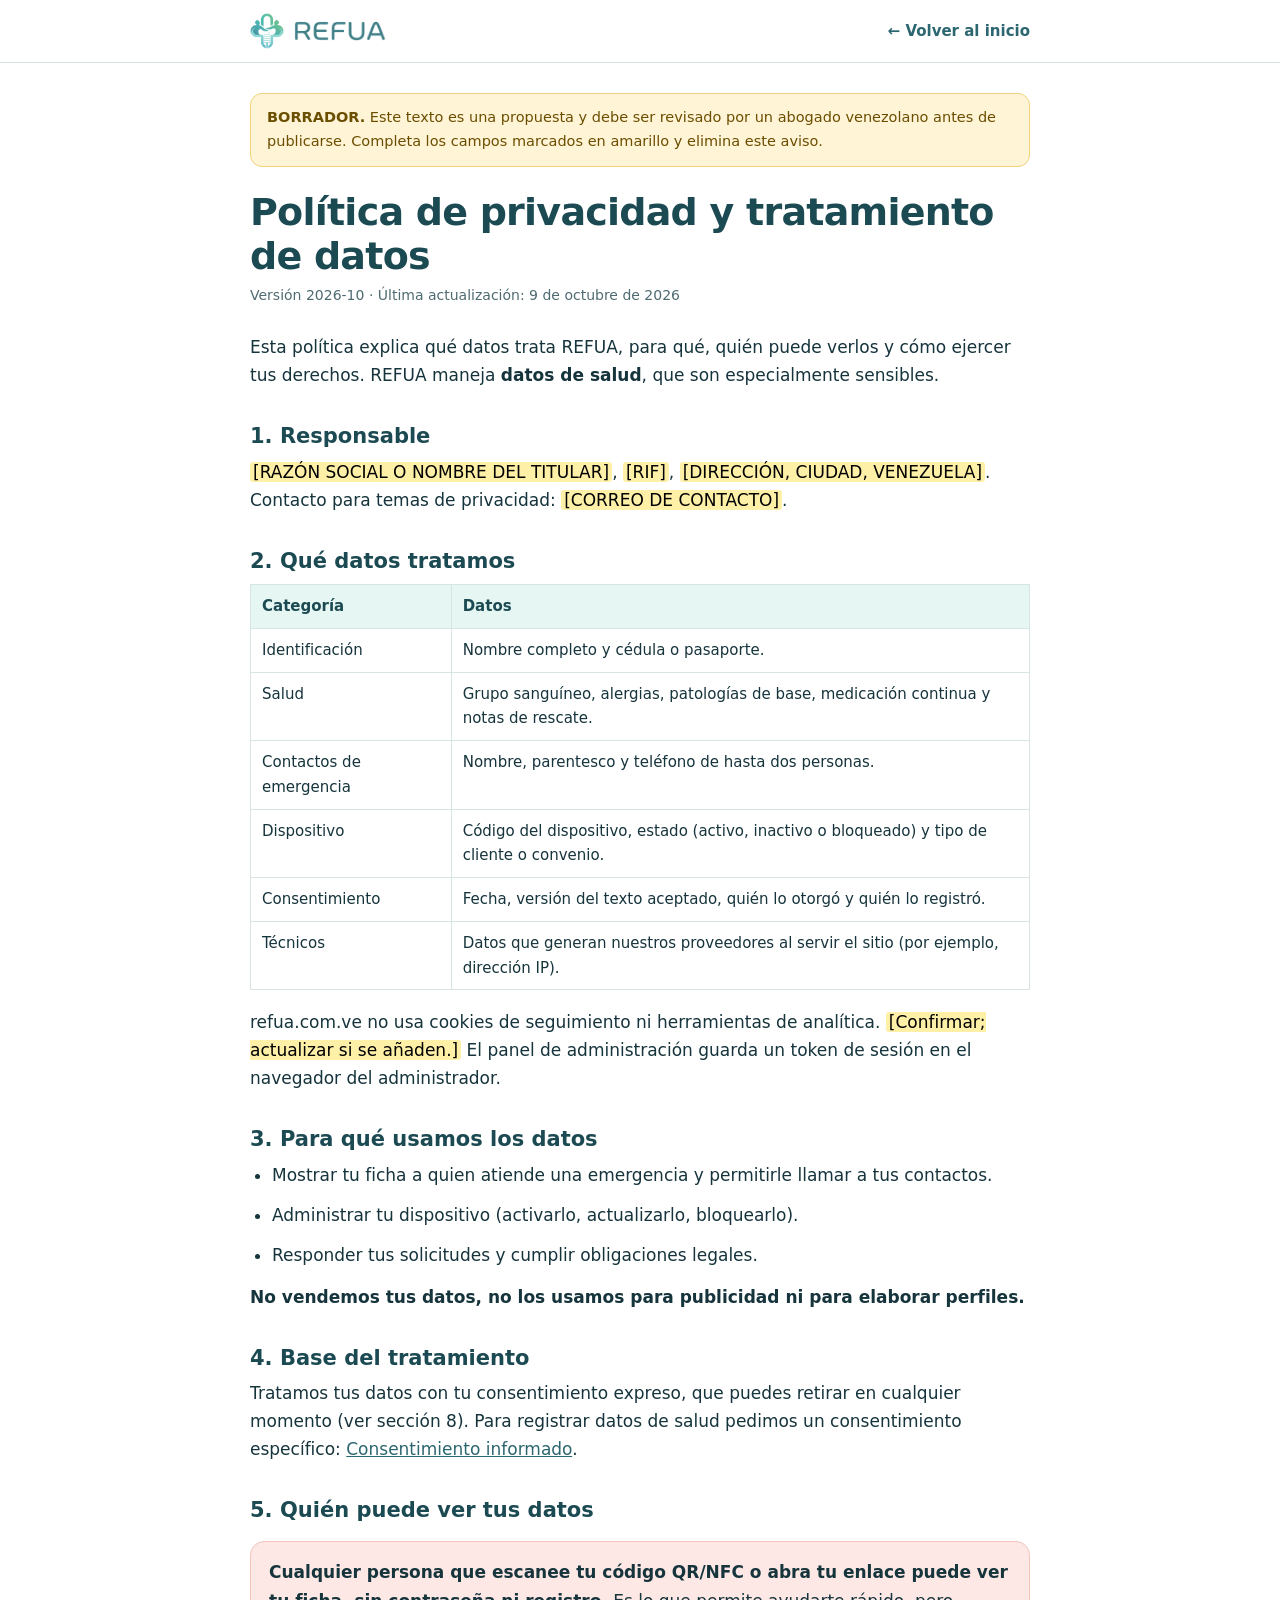
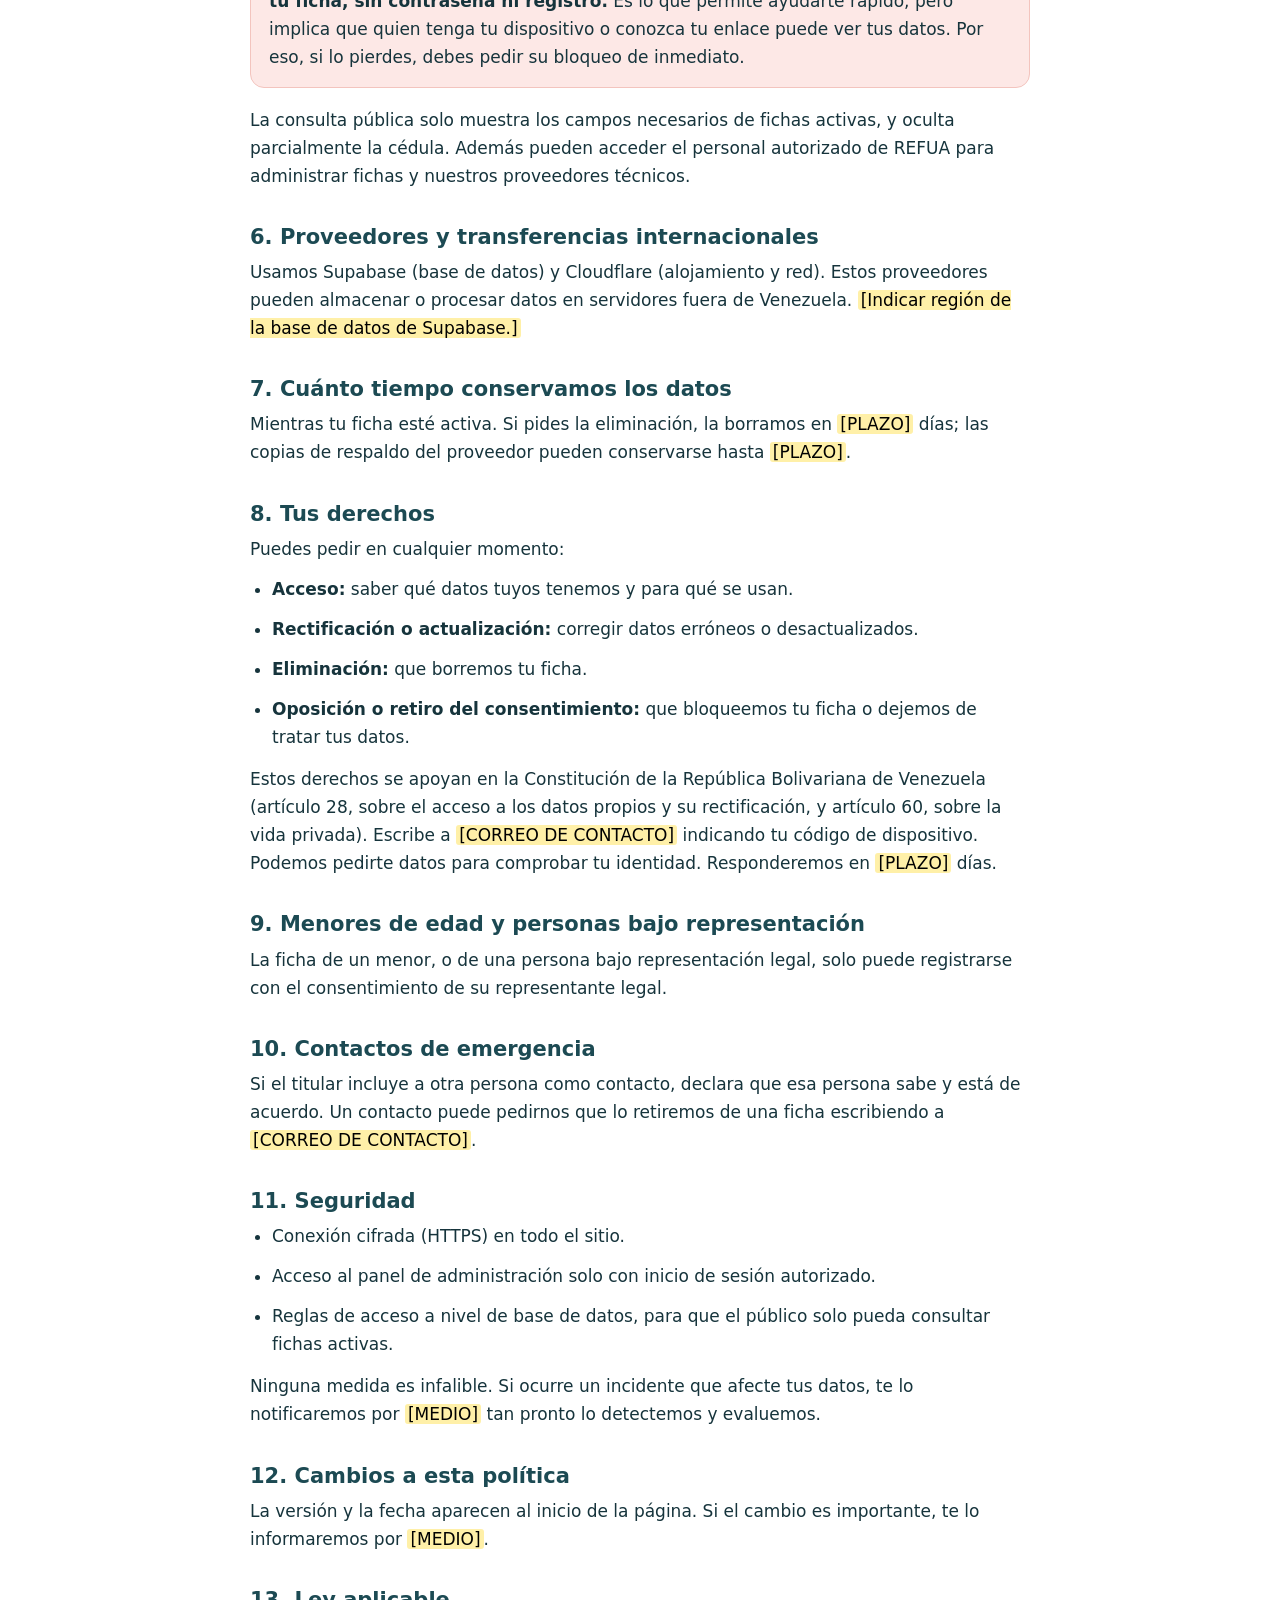
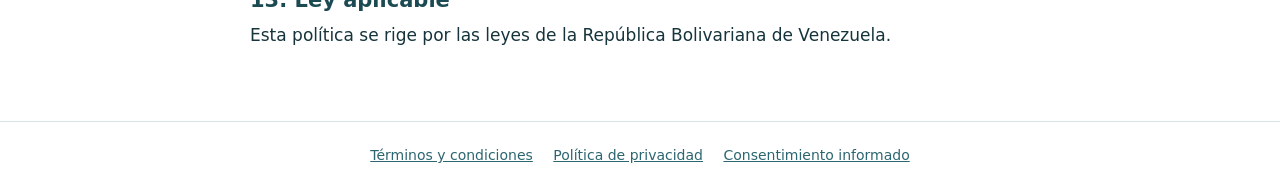
<file: privacidad.html>
<!doctype html>
<html lang="es"><head><meta charset="utf-8">
<meta name="viewport" content="width=device-width,initial-scale=1">
<title>Política de privacidad y tratamiento de datos · REFUA</title>
<meta name="theme-color" content="#2C6670">
<link rel="icon" href="/assets/favicon.png" type="image/png">
<link rel="stylesheet" href="/assets/legal.css">
</head><body>
<header class="top"><div class="in">
  <a class="brand" href="/" aria-label="REFUA, inicio"><img src="/assets/logo-icon.png" width="207" height="220" alt=""><img src="/assets/logo-wordmark.png" width="420" height="87" alt="REFUA"></a>
  <a class="back" href="/">&larr; Volver al inicio</a>
</div></header>
<main>
<div class="draft"><b>BORRADOR.</b> Este texto es una propuesta y debe ser revisado por un abogado venezolano antes de publicarse. Completa los campos marcados en amarillo y elimina este aviso.</div>
<h1>Política de privacidad y tratamiento de datos</h1>
<p class="meta">Versión 2026-10 · Última actualización: 9 de octubre de 2026</p>

<p>Esta política explica qué datos trata REFUA, para qué, quién puede verlos y cómo ejercer tus derechos. REFUA maneja <b>datos de salud</b>, que son especialmente sensibles.</p>

<h2>1. Responsable</h2>
<p><mark>[RAZÓN SOCIAL O NOMBRE DEL TITULAR]</mark>, <mark>[RIF]</mark>, <mark>[DIRECCIÓN, CIUDAD, VENEZUELA]</mark>. Contacto para temas de privacidad: <mark>[CORREO DE CONTACTO]</mark>.</p>

<h2>2. Qué datos tratamos</h2>
<table>
<tr><th>Categoría</th><th>Datos</th></tr>
<tr><td>Identificación</td><td>Nombre completo y cédula o pasaporte.</td></tr>
<tr><td>Salud</td><td>Grupo sanguíneo, alergias, patologías de base, medicación continua y notas de rescate.</td></tr>
<tr><td>Contactos de emergencia</td><td>Nombre, parentesco y teléfono de hasta dos personas.</td></tr>
<tr><td>Dispositivo</td><td>Código del dispositivo, estado (activo, inactivo o bloqueado) y tipo de cliente o convenio.</td></tr>
<tr><td>Consentimiento</td><td>Fecha, versión del texto aceptado, quién lo otorgó y quién lo registró.</td></tr>
<tr><td>Técnicos</td><td>Datos que generan nuestros proveedores al servir el sitio (por ejemplo, dirección IP).</td></tr>
</table>
<p>refua.com.ve no usa cookies de seguimiento ni herramientas de analítica. <mark>[Confirmar; actualizar si se añaden.]</mark> El panel de administración guarda un token de sesión en el navegador del administrador.</p>

<h2>3. Para qué usamos los datos</h2>
<ul>
<li>Mostrar tu ficha a quien atiende una emergencia y permitirle llamar a tus contactos.</li>
<li>Administrar tu dispositivo (activarlo, actualizarlo, bloquearlo).</li>
<li>Responder tus solicitudes y cumplir obligaciones legales.</li>
</ul>
<p><b>No vendemos tus datos, no los usamos para publicidad ni para elaborar perfiles.</b></p>

<h2>4. Base del tratamiento</h2>
<p>Tratamos tus datos con tu consentimiento expreso, que puedes retirar en cualquier momento (ver sección 8). Para registrar datos de salud pedimos un consentimiento específico: <a href="/consentimiento.html">Consentimiento informado</a>.</p>

<h2>5. Quién puede ver tus datos</h2>
<div class="warn"><p><b>Cualquier persona que escanee tu código QR/NFC o abra tu enlace puede ver tu ficha, sin contraseña ni registro.</b> Es lo que permite ayudarte rápido, pero implica que quien tenga tu dispositivo o conozca tu enlace puede ver tus datos. Por eso, si lo pierdes, debes pedir su bloqueo de inmediato.</p></div>
<p>La consulta pública solo muestra los campos necesarios de fichas activas, y oculta parcialmente la cédula. Además pueden acceder el personal autorizado de REFUA para administrar fichas y nuestros proveedores técnicos.</p>

<h2>6. Proveedores y transferencias internacionales</h2>
<p>Usamos Supabase (base de datos) y Cloudflare (alojamiento y red). Estos proveedores pueden almacenar o procesar datos en servidores fuera de Venezuela. <mark>[Indicar región de la base de datos de Supabase.]</mark></p>

<h2>7. Cuánto tiempo conservamos los datos</h2>
<p>Mientras tu ficha esté activa. Si pides la eliminación, la borramos en <mark>[PLAZO]</mark> días; las copias de respaldo del proveedor pueden conservarse hasta <mark>[PLAZO]</mark>.</p>

<h2>8. Tus derechos</h2>
<p>Puedes pedir en cualquier momento:</p>
<ul>
<li><b>Acceso:</b> saber qué datos tuyos tenemos y para qué se usan.</li>
<li><b>Rectificación o actualización:</b> corregir datos erróneos o desactualizados.</li>
<li><b>Eliminación:</b> que borremos tu ficha.</li>
<li><b>Oposición o retiro del consentimiento:</b> que bloqueemos tu ficha o dejemos de tratar tus datos.</li>
</ul>
<p>Estos derechos se apoyan en la Constitución de la República Bolivariana de Venezuela (artículo 28, sobre el acceso a los datos propios y su rectificación, y artículo 60, sobre la vida privada). Escribe a <mark>[CORREO DE CONTACTO]</mark> indicando tu código de dispositivo. Podemos pedirte datos para comprobar tu identidad. Responderemos en <mark>[PLAZO]</mark> días.</p>

<h2>9. Menores de edad y personas bajo representación</h2>
<p>La ficha de un menor, o de una persona bajo representación legal, solo puede registrarse con el consentimiento de su representante legal.</p>

<h2>10. Contactos de emergencia</h2>
<p>Si el titular incluye a otra persona como contacto, declara que esa persona sabe y está de acuerdo. Un contacto puede pedirnos que lo retiremos de una ficha escribiendo a <mark>[CORREO DE CONTACTO]</mark>.</p>

<h2>11. Seguridad</h2>
<ul>
<li>Conexión cifrada (HTTPS) en todo el sitio.</li>
<li>Acceso al panel de administración solo con inicio de sesión autorizado.</li>
<li>Reglas de acceso a nivel de base de datos, para que el público solo pueda consultar fichas activas.</li>
</ul>
<p>Ninguna medida es infalible. Si ocurre un incidente que afecte tus datos, te lo notificaremos por <mark>[MEDIO]</mark> tan pronto lo detectemos y evaluemos.</p>

<h2>12. Cambios a esta política</h2>
<p>La versión y la fecha aparecen al inicio de la página. Si el cambio es importante, te lo informaremos por <mark>[MEDIO]</mark>.</p>

<h2>13. Ley aplicable</h2>
<p>Esta política se rige por las leyes de la República Bolivariana de Venezuela.</p>
</main>
<footer class="lf">
  <a href="/terminos.html">Términos y condiciones</a>
  <a href="/privacidad.html">Política de privacidad</a>
  <a href="/consentimiento.html">Consentimiento informado</a>
</footer>
</body></html>
</file>
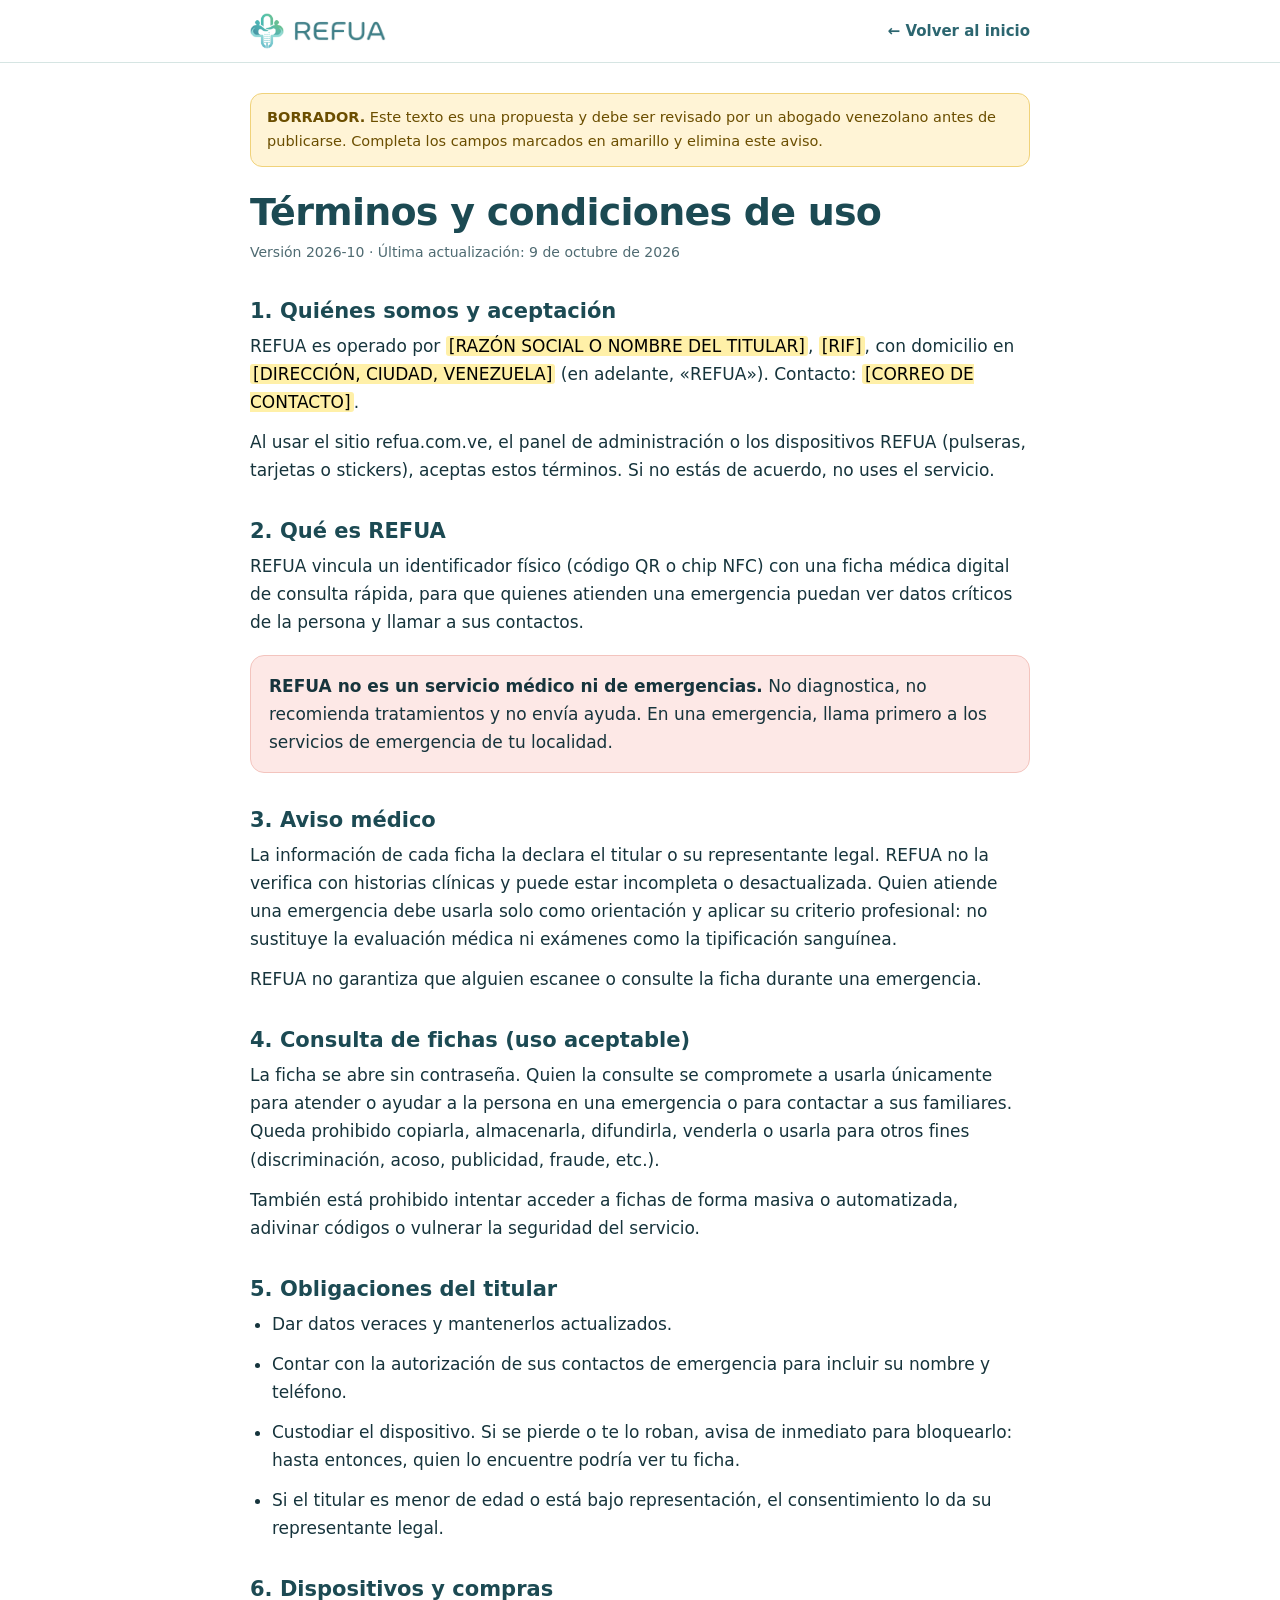
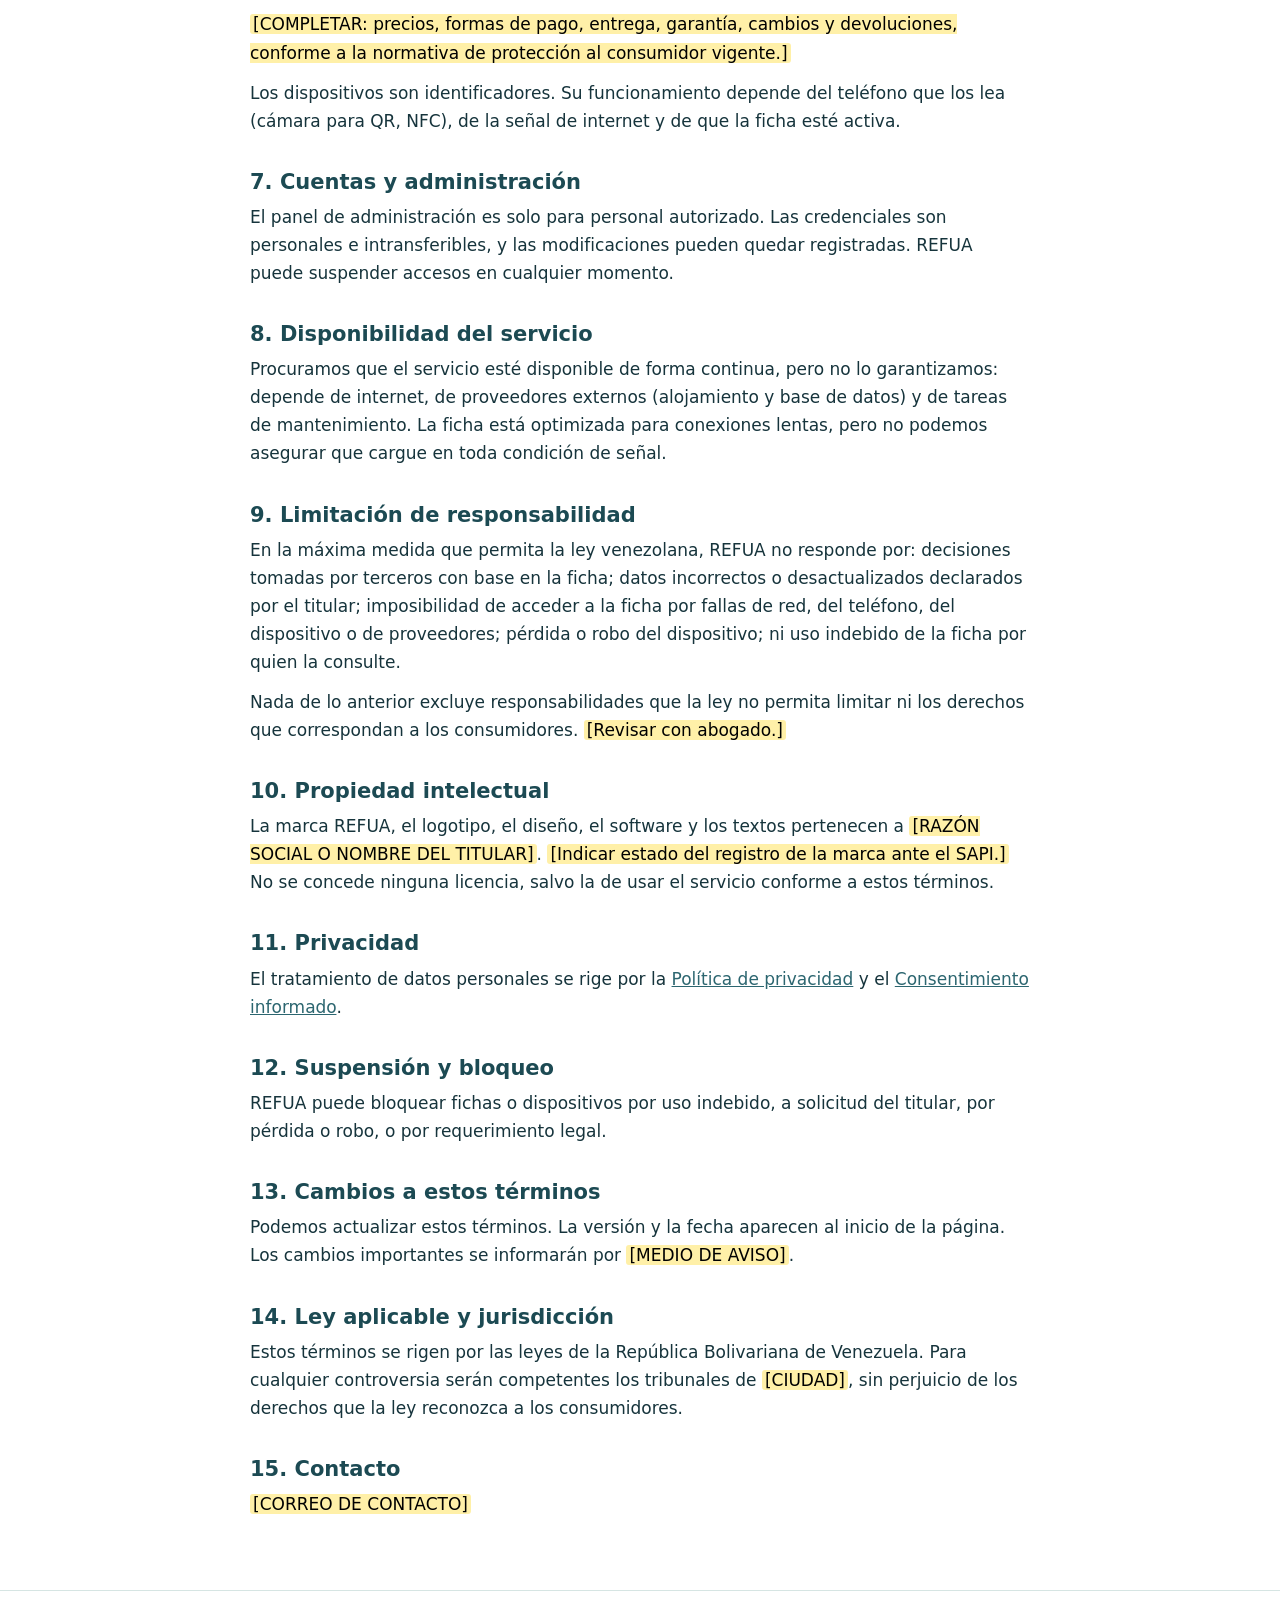
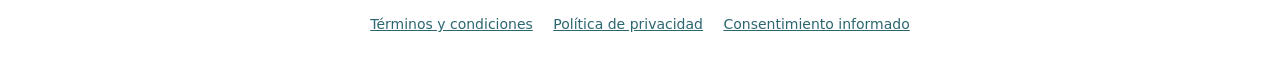
<file: terminos.html>
<!doctype html>
<html lang="es"><head><meta charset="utf-8">
<meta name="viewport" content="width=device-width,initial-scale=1">
<title>Términos y condiciones de uso · REFUA</title>
<meta name="theme-color" content="#2C6670">
<link rel="icon" href="/assets/favicon.png" type="image/png">
<link rel="stylesheet" href="/assets/legal.css">
</head><body>
<header class="top"><div class="in">
  <a class="brand" href="/" aria-label="REFUA, inicio"><img src="/assets/logo-icon.png" width="207" height="220" alt=""><img src="/assets/logo-wordmark.png" width="420" height="87" alt="REFUA"></a>
  <a class="back" href="/">&larr; Volver al inicio</a>
</div></header>
<main>
<div class="draft"><b>BORRADOR.</b> Este texto es una propuesta y debe ser revisado por un abogado venezolano antes de publicarse. Completa los campos marcados en amarillo y elimina este aviso.</div>
<h1>Términos y condiciones de uso</h1>
<p class="meta">Versión 2026-10 · Última actualización: 9 de octubre de 2026</p>

<h2>1. Quiénes somos y aceptación</h2>
<p>REFUA es operado por <mark>[RAZÓN SOCIAL O NOMBRE DEL TITULAR]</mark>, <mark>[RIF]</mark>, con domicilio en <mark>[DIRECCIÓN, CIUDAD, VENEZUELA]</mark> (en adelante, «REFUA»). Contacto: <mark>[CORREO DE CONTACTO]</mark>.</p>
<p>Al usar el sitio refua.com.ve, el panel de administración o los dispositivos REFUA (pulseras, tarjetas o stickers), aceptas estos términos. Si no estás de acuerdo, no uses el servicio.</p>

<h2>2. Qué es REFUA</h2>
<p>REFUA vincula un identificador físico (código QR o chip NFC) con una ficha médica digital de consulta rápida, para que quienes atienden una emergencia puedan ver datos críticos de la persona y llamar a sus contactos.</p>
<div class="warn"><p><b>REFUA no es un servicio médico ni de emergencias.</b> No diagnostica, no recomienda tratamientos y no envía ayuda. En una emergencia, llama primero a los servicios de emergencia de tu localidad.</p></div>

<h2>3. Aviso médico</h2>
<p>La información de cada ficha la declara el titular o su representante legal. REFUA no la verifica con historias clínicas y puede estar incompleta o desactualizada. Quien atiende una emergencia debe usarla solo como orientación y aplicar su criterio profesional: no sustituye la evaluación médica ni exámenes como la tipificación sanguínea.</p>
<p>REFUA no garantiza que alguien escanee o consulte la ficha durante una emergencia.</p>

<h2>4. Consulta de fichas (uso aceptable)</h2>
<p>La ficha se abre sin contraseña. Quien la consulte se compromete a usarla únicamente para atender o ayudar a la persona en una emergencia o para contactar a sus familiares. Queda prohibido copiarla, almacenarla, difundirla, venderla o usarla para otros fines (discriminación, acoso, publicidad, fraude, etc.).</p>
<p>También está prohibido intentar acceder a fichas de forma masiva o automatizada, adivinar códigos o vulnerar la seguridad del servicio.</p>

<h2>5. Obligaciones del titular</h2>
<ul>
<li>Dar datos veraces y mantenerlos actualizados.</li>
<li>Contar con la autorización de sus contactos de emergencia para incluir su nombre y teléfono.</li>
<li>Custodiar el dispositivo. Si se pierde o te lo roban, avisa de inmediato para bloquearlo: hasta entonces, quien lo encuentre podría ver tu ficha.</li>
<li>Si el titular es menor de edad o está bajo representación, el consentimiento lo da su representante legal.</li>
</ul>

<h2>6. Dispositivos y compras</h2>
<p><mark>[COMPLETAR: precios, formas de pago, entrega, garantía, cambios y devoluciones, conforme a la normativa de protección al consumidor vigente.]</mark></p>
<p>Los dispositivos son identificadores. Su funcionamiento depende del teléfono que los lea (cámara para QR, NFC), de la señal de internet y de que la ficha esté activa.</p>

<h2>7. Cuentas y administración</h2>
<p>El panel de administración es solo para personal autorizado. Las credenciales son personales e intransferibles, y las modificaciones pueden quedar registradas. REFUA puede suspender accesos en cualquier momento.</p>

<h2>8. Disponibilidad del servicio</h2>
<p>Procuramos que el servicio esté disponible de forma continua, pero no lo garantizamos: depende de internet, de proveedores externos (alojamiento y base de datos) y de tareas de mantenimiento. La ficha está optimizada para conexiones lentas, pero no podemos asegurar que cargue en toda condición de señal.</p>

<h2>9. Limitación de responsabilidad</h2>
<p>En la máxima medida que permita la ley venezolana, REFUA no responde por: decisiones tomadas por terceros con base en la ficha; datos incorrectos o desactualizados declarados por el titular; imposibilidad de acceder a la ficha por fallas de red, del teléfono, del dispositivo o de proveedores; pérdida o robo del dispositivo; ni uso indebido de la ficha por quien la consulte.</p>
<p>Nada de lo anterior excluye responsabilidades que la ley no permita limitar ni los derechos que correspondan a los consumidores. <mark>[Revisar con abogado.]</mark></p>

<h2>10. Propiedad intelectual</h2>
<p>La marca REFUA, el logotipo, el diseño, el software y los textos pertenecen a <mark>[RAZÓN SOCIAL O NOMBRE DEL TITULAR]</mark>. <mark>[Indicar estado del registro de la marca ante el SAPI.]</mark> No se concede ninguna licencia, salvo la de usar el servicio conforme a estos términos.</p>

<h2>11. Privacidad</h2>
<p>El tratamiento de datos personales se rige por la <a href="/privacidad.html">Política de privacidad</a> y el <a href="/consentimiento.html">Consentimiento informado</a>.</p>

<h2>12. Suspensión y bloqueo</h2>
<p>REFUA puede bloquear fichas o dispositivos por uso indebido, a solicitud del titular, por pérdida o robo, o por requerimiento legal.</p>

<h2>13. Cambios a estos términos</h2>
<p>Podemos actualizar estos términos. La versión y la fecha aparecen al inicio de la página. Los cambios importantes se informarán por <mark>[MEDIO DE AVISO]</mark>.</p>

<h2>14. Ley aplicable y jurisdicción</h2>
<p>Estos términos se rigen por las leyes de la República Bolivariana de Venezuela. Para cualquier controversia serán competentes los tribunales de <mark>[CIUDAD]</mark>, sin perjuicio de los derechos que la ley reconozca a los consumidores.</p>

<h2>15. Contacto</h2>
<p><mark>[CORREO DE CONTACTO]</mark></p>
</main>
<footer class="lf">
  <a href="/terminos.html">Términos y condiciones</a>
  <a href="/privacidad.html">Política de privacidad</a>
  <a href="/consentimiento.html">Consentimiento informado</a>
</footer>
</body></html>
</file>
<file: assets/legal.css>
:root{--t900:#1c4a53;--t700:#2c6670;--m100:#e6f6f3;--ink:#16343c;--mute:#4f6b72;--line:#d6e5e3}
*{box-sizing:border-box}
body{margin:0;background:#fff;color:var(--ink);font:17px/1.65 system-ui,-apple-system,"Segoe UI",Roboto,Arial,sans-serif;-webkit-font-smoothing:antialiased}
a{color:var(--t700)}
header.top{border-bottom:1px solid var(--line)}
header.top .in{max-width:820px;margin:0 auto;padding:0 20px;height:62px;display:flex;align-items:center;justify-content:space-between;gap:12px}
.brand{display:flex;align-items:center;gap:10px;text-decoration:none}
.brand img:first-child{width:34px;height:auto}.brand img:last-child{width:92px;height:auto}
.back{color:var(--t700);font-weight:700;text-decoration:none;font-size:15px}
main{max-width:820px;margin:0 auto;padding:30px 20px 60px}
.draft{background:#fff4d6;border:1px solid #f0d27a;color:#6b4e00;padding:12px 16px;border-radius:12px;font-size:14.5px;margin-bottom:24px}
h1{font-size:clamp(28px,5vw,38px);line-height:1.15;color:var(--t900);margin:0 0 6px;letter-spacing:-.02em}
.meta{color:var(--mute);font-size:14px;margin:0 0 26px}
h2{font-size:21px;line-height:1.25;color:var(--t900);margin:34px 0 8px}
p,li{margin:0 0 12px}
ul,ol{padding-left:22px;margin:0 0 14px}
mark{background:#fff0a8;padding:0 3px;border-radius:3px}
table{width:100%;border-collapse:collapse;font-size:15px;margin:10px 0 18px}
th,td{text-align:left;padding:9px 11px;border:1px solid var(--line);vertical-align:top}
th{background:var(--m100);color:var(--t900)}
.box{background:var(--m100);border:1px solid #cdeee8;border-radius:14px;padding:16px 18px;margin:18px 0}
.warn{background:#fde8e6;border:1px solid #f3c4be;border-radius:14px;padding:16px 18px;margin:18px 0}
.box p:last-child,.warn p:last-child{margin-bottom:0}
.sign{display:grid;grid-template-columns:1fr 1fr;gap:34px 26px;margin-top:40px}
.sign div{border-top:1.5px solid var(--ink);padding-top:6px;font-size:14px}
footer.lf{border-top:1px solid var(--line);padding:22px 20px;text-align:center;font-size:14px;color:var(--mute)}
footer.lf a{margin:0 8px}
@media(max-width:600px){.sign{grid-template-columns:1fr}table{font-size:14px}th,td{padding:7px 8px}}
@media print{.top,.draft,footer.lf,.noprint{display:none}main{padding:0}body{font-size:12pt}}
</file>
